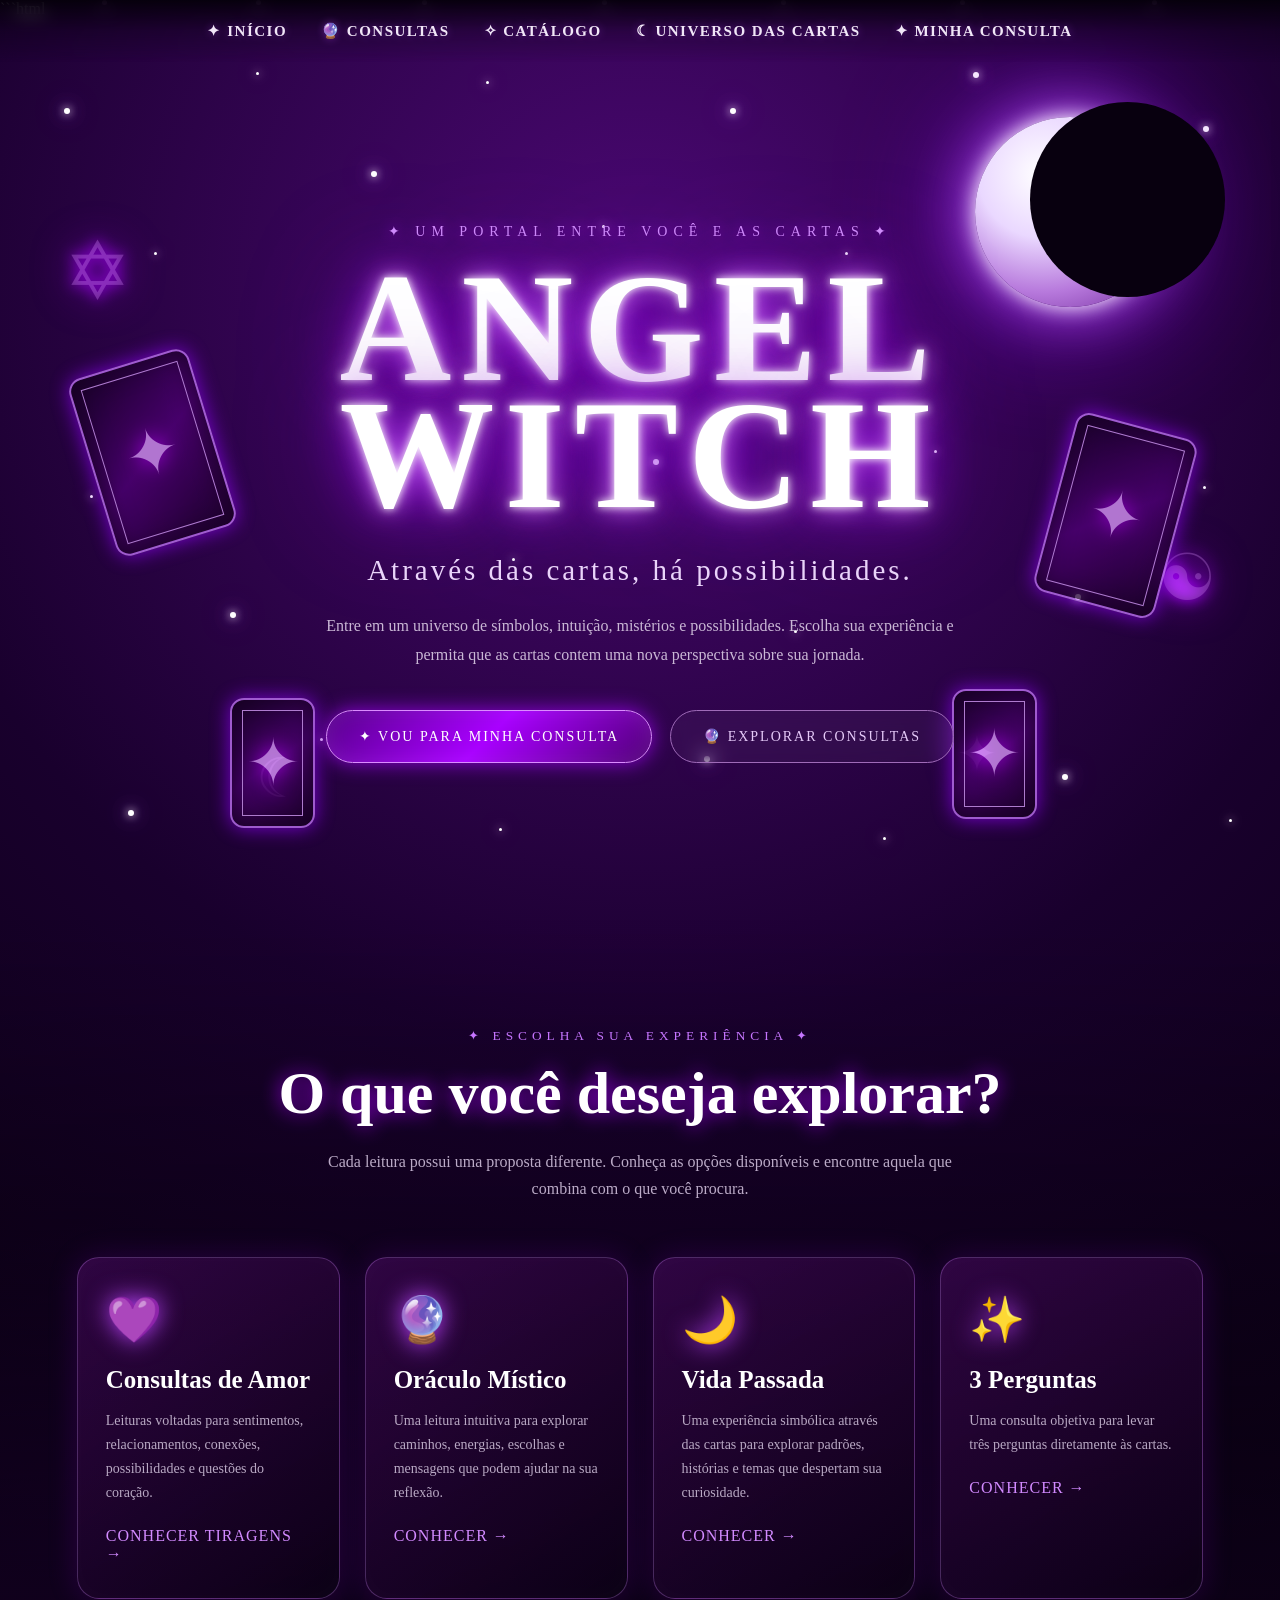
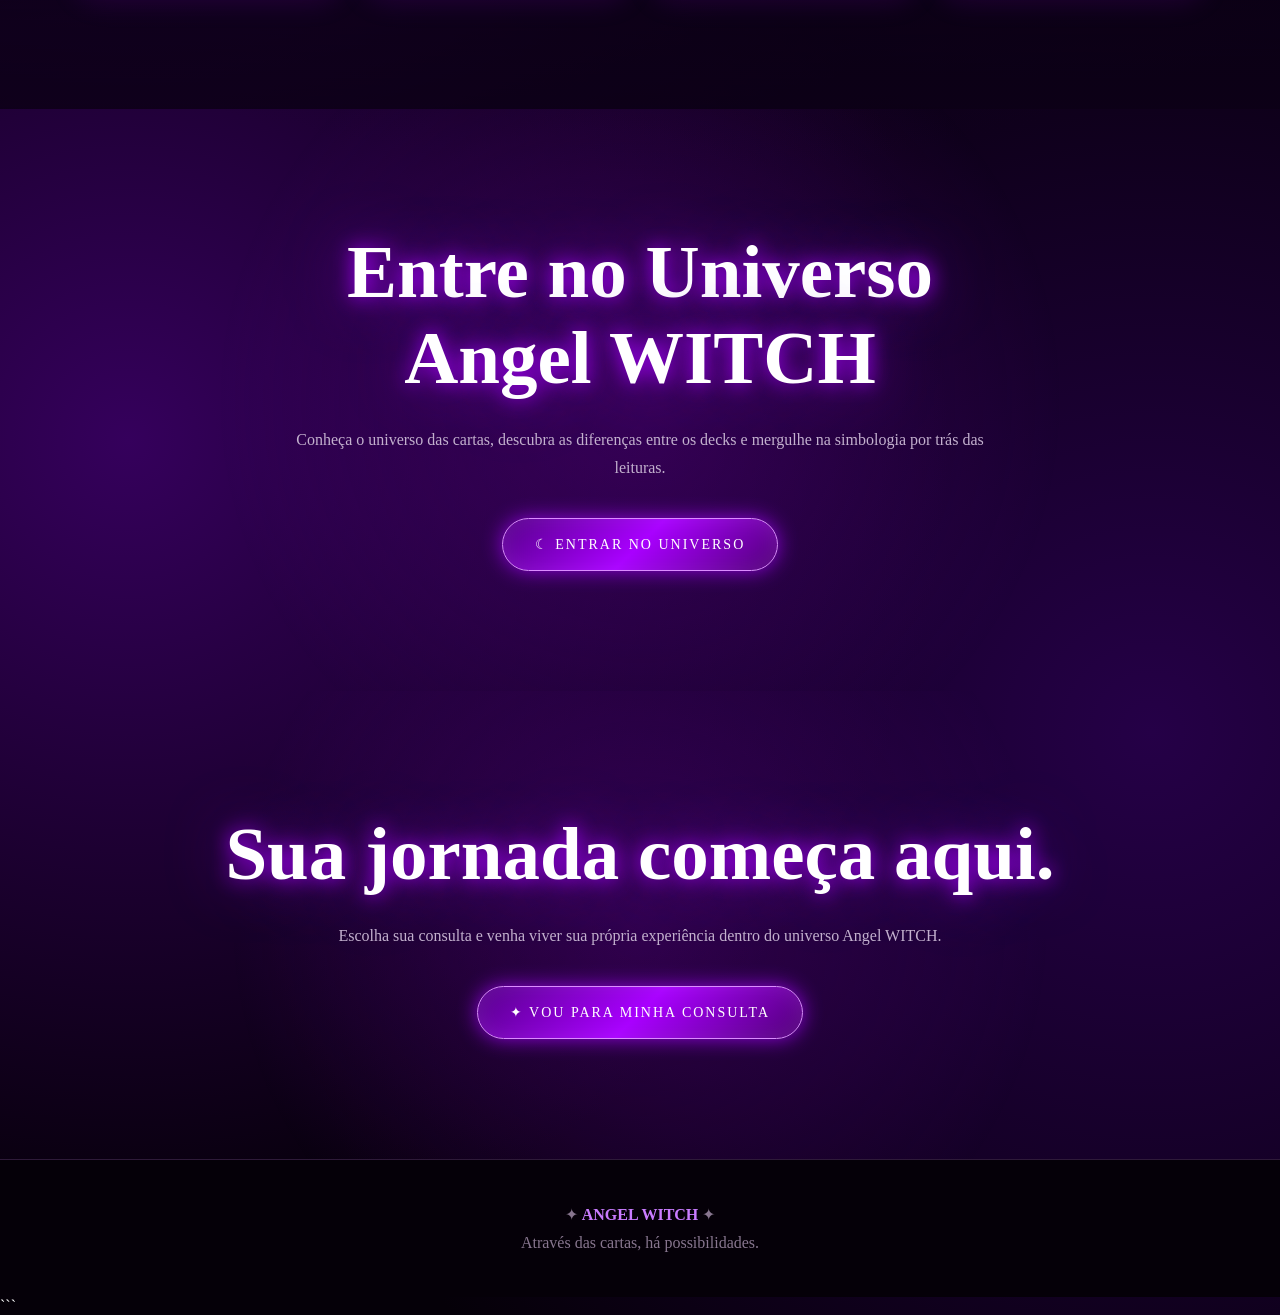
<file: index.html>
```html
<!DOCTYPE html>
<html lang="pt-BR">

<head>
    <title>Angel WITCH | Tarot, Consultas e Oráculos</title>

<meta name="description"
content="Angel WITCH — consultas de tarot, tiragens de amor, oráculos e leituras simbólicas. Explore as cartas e encontre novas possibilidades.">
    <meta charset="UTF-8">
    <meta name="viewport" content="width=device-width, initial-scale=1.0">

    <meta name="google-site-verification"
          content="sBb-V7R0NaAjuyn2236MjFo7cRqB32IejXcC_DadOzo">

    <meta name="description"
          content="Angel WITCH — através das cartas, há possibilidades. Tarô, oráculos e consultas místicas.">

    <meta name="theme-color" content="#090014">

    <title>ANGEL WITCH | Através das cartas, há possibilidades</title>

    <style>

        /* =====================================================
           RESET
        ===================================================== */

        * {
            margin: 0;
            padding: 0;
            box-sizing: border-box;
        }

        html {
            scroll-behavior: smooth;
        }

        body {
            min-height: 100vh;
            overflow-x: hidden;

            color: white;

            font-family:
                Georgia,
                "Times New Roman",
                serif;

            background:
                radial-gradient(
                    circle at 50% 10%,
                    #4c0875 0%,
                    #19002d 28%,
                    transparent 55%
                ),
                radial-gradient(
                    circle at 10% 70%,
                    #35005c,
                    transparent 35%
                ),
                radial-gradient(
                    circle at 90% 80%,
                    #250047,
                    transparent 35%
                ),
                #050008;
        }


        /* =====================================================
           UNIVERSO MÁGICO
        ===================================================== */

        .universe {
            position: fixed;
            inset: 0;

            z-index: 0;

            overflow: hidden;

            pointer-events: none;
        }


        /* =====================================================
           ESTRELAS
        ===================================================== */

        .stars {
            position: absolute;
            inset: 0;
        }

        .star {
            position: absolute;

            width: 3px;
            height: 3px;

            border-radius: 50%;

            background: white;

            box-shadow:
                0 0 8px white,
                0 0 18px #c66cff,
                0 0 30px #9700ff;

            animation:
                brilho 2.5s infinite ease-in-out;
        }

        .star.big {
            width: 6px;
            height: 6px;
        }

        @keyframes brilho {

            0%,
            100% {
                opacity: .25;
                transform: scale(.6);
            }

            50% {
                opacity: 1;
                transform: scale(1.8);
            }
        }


        /* =====================================================
           LUA
        ===================================================== */

        .moon {
            position: absolute;

            width: 190px;
            height: 190px;

            right: 9%;
            top: 13%;

            border-radius: 50%;

            background:
                radial-gradient(
                    circle at 35% 30%,
                    #ffffff,
                    #ead8ff 35%,
                    #b779dc 65%,
                    #692094
                );

            box-shadow:
                0 0 20px white,
                0 0 60px #c56cff,
                0 0 130px #9400ff;

            animation:
                lua 5s infinite ease-in-out;
        }

        .moon::after {
            content: "";

            position: absolute;

            width: 195px;
            height: 195px;

            left: 55px;
            top: -15px;

            border-radius: 50%;

            background: #08000f;
        }

        @keyframes lua {

            0%,
            100% {
                transform: scale(1);
                filter: brightness(1);
            }

            50% {
                transform: scale(1.06);
                filter: brightness(1.25);
            }
        }


        /* =====================================================
           ENERGIAS
        ===================================================== */

        .energy {
            position: absolute;

            width: 5px;
            height: 5px;

            border-radius: 50%;

            background: #df9aff;

            box-shadow:
                0 0 10px #df9aff,
                0 0 25px #9c00ff;

            animation:
                energia 12s linear infinite;
        }

        @keyframes energia {

            from {
                transform:
                    translateY(110vh)
                    translateX(0)
                    scale(.3);

                opacity: 0;
            }

            20% {
                opacity: 1;
            }

            80% {
                opacity: 1;
            }

            to {
                transform:
                    translateY(-20vh)
                    translateX(120px)
                    scale(1.5);

                opacity: 0;
            }
        }


        /* =====================================================
           SÍMBOLOS MÍSTICOS
        ===================================================== */

        .symbol {
            position: absolute;

            color:
                rgba(218, 147, 255, .3);

            font-size: 80px;

            text-shadow:
                0 0 15px #a900ff,
                0 0 40px #7a00b8;

            animation:
                flutuar 7s ease-in-out infinite;
        }

        .s1 {
            left: 5%;
            top: 25%;
        }

        .s2 {
            right: 5%;
            top: 60%;

            font-size: 65px;

            animation-delay: 2s;
        }

        .s3 {
            left: 20%;
            bottom: 10%;

            font-size: 55px;

            animation-delay: 4s;
        }

        .s4 {
            right: 22%;
            bottom: 13%;

            font-size: 50px;

            animation-delay: 1s;
        }

        @keyframes flutuar {

            0%,
            100% {
                transform: translateY(0);
            }

            50% {
                transform: translateY(-35px);
            }
        }


        /* =====================================================
           CARTAS FLUTUANTES
        ===================================================== */

        .card {
            position: absolute;

            width: 125px;
            height: 185px;

            border-radius: 14px;

            background:
                linear-gradient(
                    145deg,
                    #12001d,
                    #510078,
                    #170020
                );

            border:
                2px solid #c87aff;

            box-shadow:
                0 0 20px #9400ff,
                inset 0 0 25px #16001f;

            opacity: .75;

            animation:
                carta 7s ease-in-out infinite;
        }

        .card::before {
            content: "✦";

            position: absolute;

            inset: 10px;

            border:
                1px solid #dca4ff;

            display: flex;

            align-items: center;
            justify-content: center;

            font-size: 65px;

            color: #df9cff;

            text-shadow:
                0 0 20px #bd00ff;
        }

        .card.one {
            left: 7%;
            top: 40%;

            rotate: -17deg;
        }

        .card.two {
            right: 8%;
            top: 47%;

            rotate: 15deg;

            animation-delay: 2s;
        }

        .card.three {
            left: 18%;
            bottom: 8%;

            width: 85px;
            height: 130px;

            animation-delay: 3s;
        }

        .card.four {
            right: 19%;
            bottom: 9%;

            width: 85px;
            height: 130px;

            animation-delay: 5s;
        }

        @keyframes carta {

            0%,
            100% {
                transform:
                    translateY(0)
                    rotate(0deg);
            }

            50% {
                transform:
                    translateY(-30px)
                    rotate(5deg);
            }
        }


        /* =====================================================
           MENU
        ===================================================== */

        header {
            position: fixed;

            top: 0;
            left: 0;
            right: 0;

            z-index: 1000;

            padding: 22px 5%;

            background:
                linear-gradient(
                    to bottom,
                    rgba(5,0,10,.95),
                    rgba(5,0,10,.3),
                    transparent
                );

            backdrop-filter: blur(8px);
        }

        nav {
            max-width: 1300px;

            margin: auto;

            display: flex;

            justify-content: center;
            align-items: center;

            gap: 34px;

            flex-wrap: wrap;
        }

        nav a {
            color: #f1e7f7;

            text-decoration: none;

            font-size: 15px;

            font-weight: bold;

            letter-spacing: 1.5px;

            transition: .3s;

            text-shadow:
                0 0 8px rgba(190,80,255,.4);
        }

        nav a:hover {
            color: #d78aff;

            text-shadow:
                0 0 10px #d78aff,
                0 0 25px #9d00ff;

            transform: translateY(-2px);
        }


        /* =====================================================
           HERO
        ===================================================== */

        .hero {
            min-height: 100vh;

            position: relative;

            z-index: 2;

            display: flex;

            justify-content: center;
            align-items: center;

            text-align: center;

            padding:
                130px 20px 80px;
        }

        .hero-content {
            max-width: 900px;
        }

        .eyebrow {
            color: #d697ff;

            font-size: 14px;

            letter-spacing: 6px;

            text-transform: uppercase;

            margin-bottom: 25px;

            text-shadow:
                0 0 15px #a900ff;
        }

        .hero h1 {
            font-size:
                clamp(65px, 13vw, 155px);

            line-height: .82;

            letter-spacing: 10px;

            color: white;

            text-shadow:
                0 0 8px white,
                0 0 25px #e08cff,
                0 0 55px #a000ff,
                0 0 110px #7200ad;

            animation:
                titulo 4s infinite ease-in-out;
        }

        @keyframes titulo {

            0%,
            100% {
                filter: brightness(1);
            }

            50% {
                filter: brightness(1.35);
            }
        }

        .hero h2 {
            margin-top: 35px;

            color: #ead4fa;

            font-size:
                clamp(19px, 3vw, 29px);

            font-weight: normal;

            letter-spacing: 3px;
        }

        .hero p {
            max-width: 650px;

            margin:
                25px auto 40px;

            color: #c9b7d5;

            line-height: 1.8;

            font-size: 16px;
        }


        /* =====================================================
           BOTÕES
        ===================================================== */

        .buttons {
            display: flex;

            justify-content: center;

            gap: 18px;

            flex-wrap: wrap;
        }

        .btn {
            display: inline-block;

            padding:
                17px 32px;

            border-radius: 50px;

            text-decoration: none;

            letter-spacing: 2px;

            font-size: 14px;

            transition: .35s;
        }

        .primary {
            color: white;

            background:
                linear-gradient(
                    135deg,
                    #57008b,
                    #a900ff,
                    #510078
                );

            border:
                1px solid #db8cff;

            box-shadow:
                0 0 20px #8d00d9,
                inset 0 0 20px rgba(255,255,255,.08);
        }

        .primary:hover {
            transform:
                translateY(-5px)
                scale(1.04);

            box-shadow:
                0 0 30px #b900ff,
                0 0 70px #7900b5;
        }

        .secondary {
            color: #e5c9f8;

            border:
                1px solid #9f6bb8;

            background:
                rgba(255,255,255,.04);

            backdrop-filter: blur(10px);
        }

        .secondary:hover {
            transform:
                translateY(-5px);

            border-color:
                #d78aff;

            background:
                rgba(150,0,255,.15);
        }


        /* =====================================================
           CONSULTAS
        ===================================================== */

        .section {
            position: relative;

            z-index: 5;

            padding:
                110px 6%;

            background:
                linear-gradient(
                    to bottom,
                    transparent,
                    rgba(12,0,22,.85)
                );
        }

        .title {
            text-align: center;

            margin-bottom: 55px;
        }

        .title small {
            color: #c675ff;

            letter-spacing: 5px;

            text-transform: uppercase;
        }

        .title h2 {
            margin-top: 15px;

            font-size:
                clamp(35px, 6vw, 60px);

            text-shadow:
                0 0 20px #9500df;
        }

        .title p {
            max-width: 650px;

            margin: 20px auto;

            color: #bbaac7;

            line-height: 1.7;
        }

        .services {
            max-width: 1200px;

            margin: auto;

            display: grid;

            grid-template-columns:
                repeat(
                    auto-fit,
                    minmax(240px, 1fr)
                );

            gap: 25px;
        }

        .service {
            padding:
                35px 28px;

            min-height: 285px;

            border-radius: 22px;

            background:
                linear-gradient(
                    145deg,
                    rgba(70,8,93,.6),
                    rgba(12,0,22,.9)
                );

            border:
                1px solid
                rgba(210,135,255,.3);

            box-shadow:
                0 0 30px
                rgba(140,0,210,.2),

                inset 0 0 25px
                rgba(255,255,255,.02);

            transition: .4s;
        }

        .service:hover {
            transform:
                translateY(-12px);

            border-color:
                #d18aff;

            box-shadow:
                0 0 40px
                rgba(170,0,255,.45);
        }

        .icon {
            font-size: 45px;

            margin-bottom: 20px;

            filter:
                drop-shadow(
                    0 0 12px #bd43ff
                );
        }

        .service h3 {
            font-size: 25px;

            margin-bottom: 15px;
        }

        .service p {
            color: #b9a9c4;

            line-height: 1.7;

            font-size: 14px;
        }

        .service a {
            display: inline-block;

            margin-top: 22px;

            color: #d28aff;

            text-decoration: none;

            letter-spacing: 1px;

            transition: .3s;
        }

        .service a:hover {
            color: white;

            text-shadow:
                0 0 15px #b900ff;
        }


        /* =====================================================
           UNIVERSO
        ===================================================== */

        .universe-section {
            position: relative;

            z-index: 5;

            padding:
                120px 20px;

            text-align: center;

            background:
                radial-gradient(
                    circle at center,
                    rgba(100,0,150,.35),
                    transparent 60%
                );
        }

        .universe-section h2 {
            font-size:
                clamp(40px, 7vw, 75px);

            text-shadow:
                0 0 20px #a800ff,
                0 0 60px #65009c;
        }

        .universe-section p {
            max-width: 700px;

            margin:
                25px auto 35px;

            color: #c3b0ce;

            line-height: 1.8;
        }


        /* =====================================================
           RODAPÉ
        ===================================================== */

        footer {
            position: relative;

            z-index: 10;

            text-align: center;

            padding: 45px 20px;

            border-top:
                1px solid
                rgba(210,130,255,.2);

            background: #050008;

            color: #88768f;
        }

        footer strong {
            color: #ca7cff;
        }


        /* =====================================================
           CELULAR
        ===================================================== */

        @media (max-width: 800px) {

            header {
                padding:
                    18px 12px;
            }

            nav {
                gap: 14px;
            }

            nav a {
                font-size: 11px;

                letter-spacing: .7px;
            }

            .moon {
                width: 100px;
                height: 100px;

                right: 5%;
                top: 15%;
            }

            .moon::after {
                width: 105px;
                height: 105px;

                left: 30px;
            }

            .card {
                opacity: .25;

                transform:
                    scale(.7);
            }

            .card.one {
                left: -35px;
            }

            .card.two {
                right: -35px;
            }

            .symbol {
                opacity: .25;
            }

            .hero h1 {
                letter-spacing: 5px;
            }

            .hero p {
                font-size: 14px;
            }

            .btn {
                width: 100%;
                max-width: 320px;
            }
        }

    </style>
</head>


<body>


    <!-- =====================================================
         UNIVERSO MÁGICO
    ===================================================== -->

    <div class="universe">

        <div class="stars">

            <span class="star big" style="left:5%;top:12%;"></span>
            <span class="star" style="left:12%;top:28%;"></span>
            <span class="star" style="left:20%;top:8%;"></span>
            <span class="star big" style="left:29%;top:19%;"></span>
            <span class="star" style="left:38%;top:9%;"></span>
            <span class="star" style="left:47%;top:25%;"></span>
            <span class="star big" style="left:57%;top:12%;"></span>
            <span class="star" style="left:66%;top:28%;"></span>
            <span class="star big" style="left:76%;top:8%;"></span>
            <span class="star" style="left:87%;top:23%;"></span>
            <span class="star big" style="left:94%;top:14%;"></span>

            <span class="star" style="left:7%;top:55%;"></span>
            <span class="star big" style="left:18%;top:68%;"></span>
            <span class="star" style="left:29%;top:48%;"></span>
            <span class="star" style="left:40%;top:62%;"></span>
            <span class="star big" style="left:51%;top:51%;"></span>
            <span class="star" style="left:62%;top:70%;"></span>
            <span class="star" style="left:73%;top:50%;"></span>
            <span class="star big" style="left:84%;top:66%;"></span>
            <span class="star" style="left:94%;top:54%;"></span>

            <span class="star big" style="left:10%;top:90%;"></span>
            <span class="star" style="left:25%;top:82%;"></span>
            <span class="star" style="left:39%;top:92%;"></span>
            <span class="star big" style="left:55%;top:84%;"></span>
            <span class="star" style="left:69%;top:93%;"></span>
            <span class="star big" style="left:83%;top:86%;"></span>
            <span class="star" style="left:96%;top:91%;"></span>

        </div>


        <!-- ENERGIAS -->

        <span class="energy"
              style="left:8%;animation-duration:12s;"></span>

        <span class="energy"
              style="left:20%;animation-duration:16s;animation-delay:2s;"></span>

        <span class="energy"
              style="left:33%;animation-duration:13s;animation-delay:5s;"></span>

        <span class="energy"
              style="left:47%;animation-duration:18s;animation-delay:1s;"></span>

        <span class="energy"
              style="left:61%;animation-duration:14s;animation-delay:4s;"></span>

        <span class="energy"
              style="left:75%;animation-duration:17s;animation-delay:3s;"></span>

        <span class="energy"
              style="left:90%;animation-duration:12s;animation-delay:6s;"></span>


        <!-- SÍMBOLOS -->

        <div class="symbol s1">✡</div>

        <div class="symbol s2">☯</div>

        <div class="symbol s3">☾</div>

        <div class="symbol s4">✦</div>


        <!-- LUA -->

        <div class="moon"></div>


        <!-- CARTAS -->

        <div class="card one"></div>
        <div class="card two"></div>
        <div class="card three"></div>
        <div class="card four"></div>

    </div>


    <!-- =====================================================
         MENU
    ===================================================== -->

    <header>

        <nav>

            <a href="index.html">
                ✦ INÍCIO
            </a>

            <a href="#consultas">
                🔮 CONSULTAS
            </a>

            <a href="catalogo.html">
                ✧ CATÁLOGO
            </a>

            <a href="universo.html">
                ☾ UNIVERSO DAS CARTAS
            </a>

            <!-- CORRIGIDO: consulta.html -->

            <a href="consulta.html">
                ✦ MINHA CONSULTA
            </a>

        </nav>

    </header>


    <!-- =====================================================
         CONTEÚDO PRINCIPAL
    ===================================================== -->

    <main>


        <!-- =================================================
             HERO
        ================================================= -->

        <section class="hero">

            <div class="hero-content">

                <div class="eyebrow">
                    ✦ UM PORTAL ENTRE VOCÊ E AS CARTAS ✦
                </div>

                <h1>
                    ANGEL<br>WITCH
                </h1>

                <h2>
                    Através das cartas, há possibilidades.
                </h2>

                <p>
                    Entre em um universo de símbolos, intuição,
                    mistérios e possibilidades. Escolha sua
                    experiência e permita que as cartas contem
                    uma nova perspectiva sobre sua jornada.
                </p>


                <div class="buttons">

                    <!-- CORRIGIDO -->

                    <a
                        href="consulta.html"
                        class="btn primary"
                    >
                        ✦ VOU PARA MINHA CONSULTA
                    </a>


                    <a
                        href="#consultas"
                        class="btn secondary"
                    >
                        🔮 EXPLORAR CONSULTAS
                    </a>

                </div>

            </div>

        </section>


        <!-- =================================================
             CONSULTAS
        ================================================== -->

        <section
            class="section"
            id="consultas"
        >

            <div class="title">

                <small>
                    ✦ ESCOLHA SUA EXPERIÊNCIA ✦
                </small>

                <h2>
                    O que você deseja explorar?
                </h2>

                <p>
                    Cada leitura possui uma proposta diferente.
                    Conheça as opções disponíveis e encontre
                    aquela que combina com o que você procura.
                </p>

            </div>


            <div class="services">


                <!-- AMOR -->

                <article class="service">

                    <div class="icon">
                        💜
                    </div>

                    <h3>
                        Consultas de Amor
                    </h3>

                    <p>
                        Leituras voltadas para sentimentos,
                        relacionamentos, conexões, possibilidades
                        e questões do coração.
                    </p>

                    <a href="catalogo.html">
                        CONHECER TIRAGENS →
                    </a>

                </article>


                <!-- ORÁCULO -->

                <article class="service">

                    <div class="icon">
                        🔮
                    </div>

                    <h3>
                        Oráculo Místico
                    </h3>

                    <p>
                        Uma leitura intuitiva para explorar
                        caminhos, energias, escolhas e mensagens
                        que podem ajudar na sua reflexão.
                    </p>

                    <a href="catalogo.html">
                        CONHECER →
                    </a>

                </article>


                <!-- VIDA PASSADA -->

                <article class="service">

                    <div class="icon">
                        🌙
                    </div>

                    <h3>
                        Vida Passada
                    </h3>

                    <p>
                        Uma experiência simbólica através das
                        cartas para explorar padrões, histórias
                        e temas que despertam sua curiosidade.
                    </p>

                    <a href="catalogo.html">
                        CONHECER →
                    </a>

                </article>


                <!-- 3 PERGUNTAS -->

                <article class="service">

                    <div class="icon">
                        ✨
                    </div>

                    <h3>
                        3 Perguntas
                    </h3>

                    <p>
                        Uma consulta objetiva para levar três
                        perguntas diretamente às cartas.
                    </p>

                    <a href="catalogo.html">
                        CONHECER →
                    </a>

                </article>

            </div>

        </section>


        <!-- =================================================
             UNIVERSO
        ================================================== -->

        <section class="universe-section">

            <h2>
                Entre no Universo
                <br>
                Angel WITCH
            </h2>

            <p>
                Conheça o universo das cartas, descubra as
                diferenças entre os decks e mergulhe na simbologia
                por trás das leituras.
            </p>

            <a
                href="universo.html"
                class="btn primary"
            >
                ☾ ENTRAR NO UNIVERSO
            </a>

        </section>


        <!-- =================================================
             FINAL
        ================================================== -->

        <section class="universe-section">

            <h2>
                Sua jornada começa aqui.
            </h2>

            <p>
                Escolha sua consulta e venha viver sua própria
                experiência dentro do universo Angel WITCH.
            </p>

            <!-- CORRIGIDO -->

            <a
                href="consulta.html"
                class="btn primary"
            >
                ✦ VOU PARA MINHA CONSULTA
            </a>

        </section>

    </main>


    <!-- =====================================================
         RODAPÉ
    ===================================================== -->

    <footer>

        <p>
            ✦ <strong>ANGEL WITCH</strong> ✦
        </p>

        <p style="margin-top:10px;">
            Através das cartas, há possibilidades.
        </p>

    </footer>


</body>

</html>
```
</file>
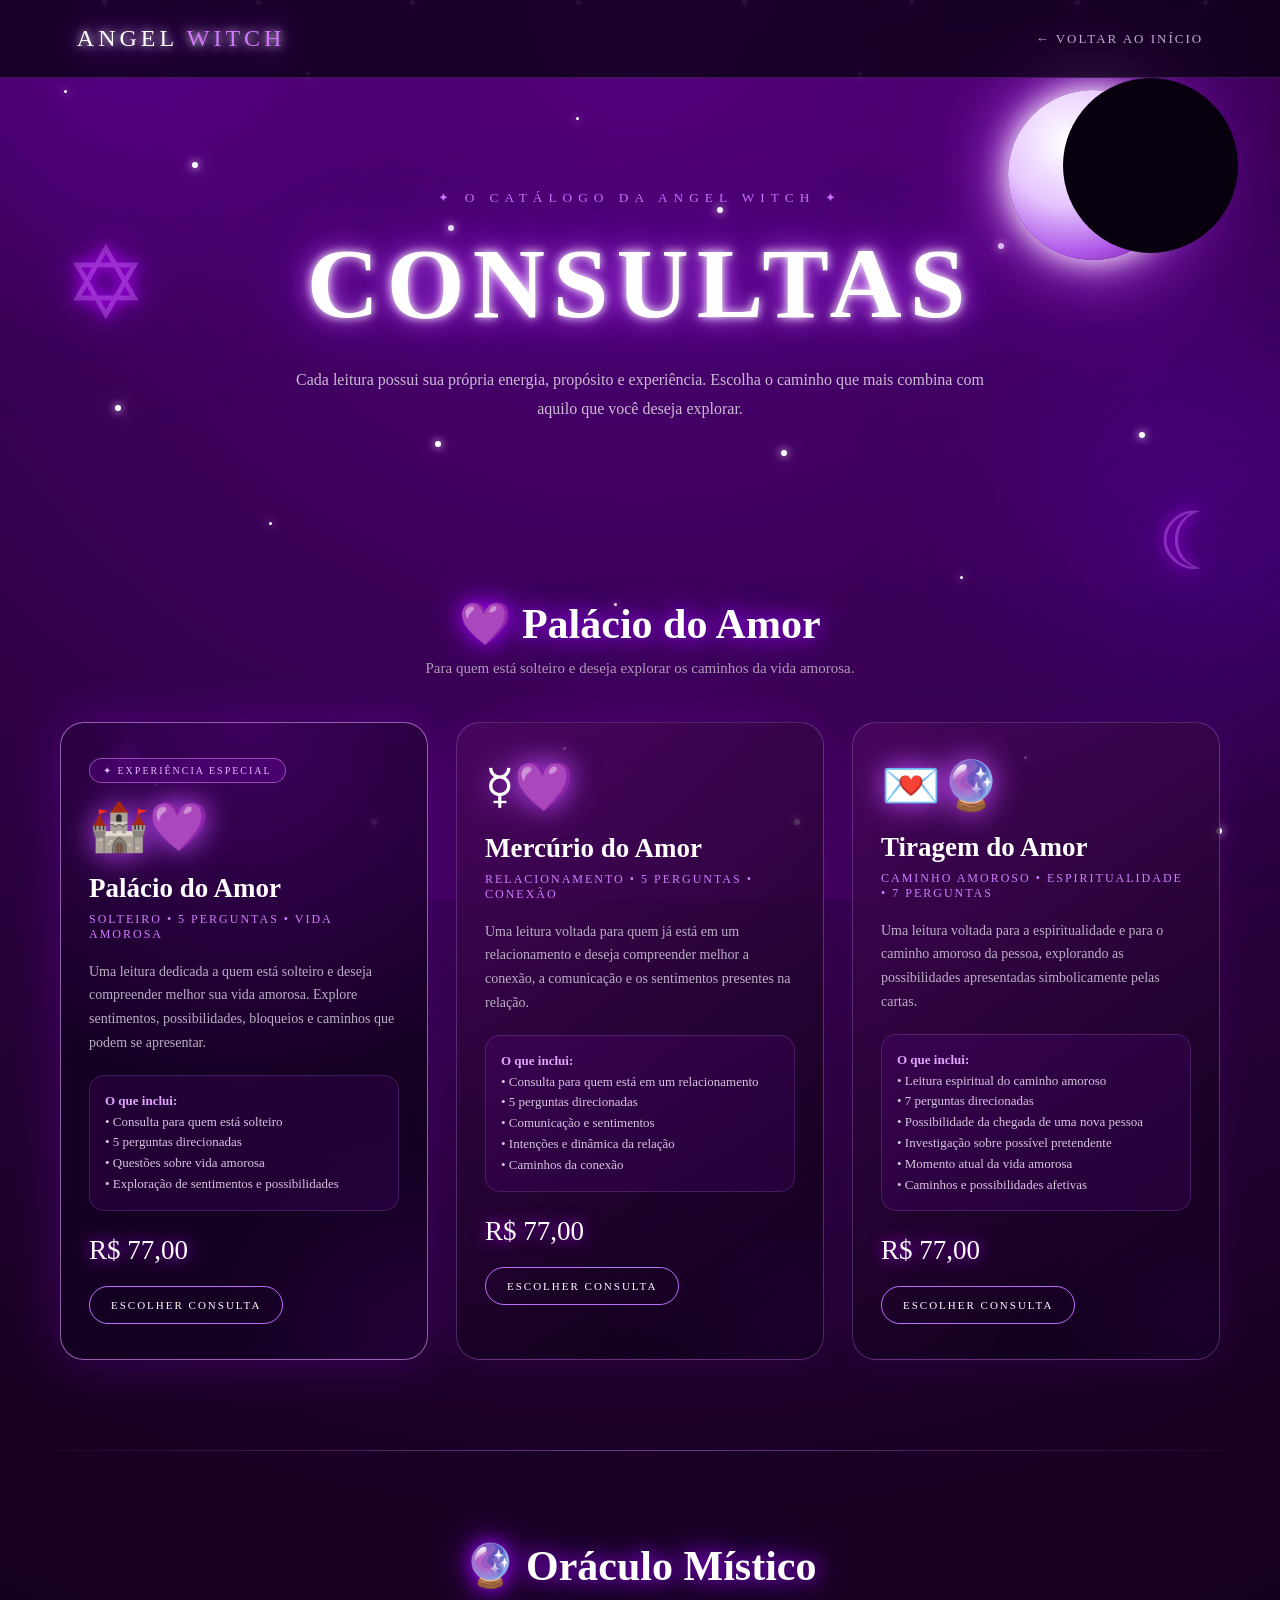
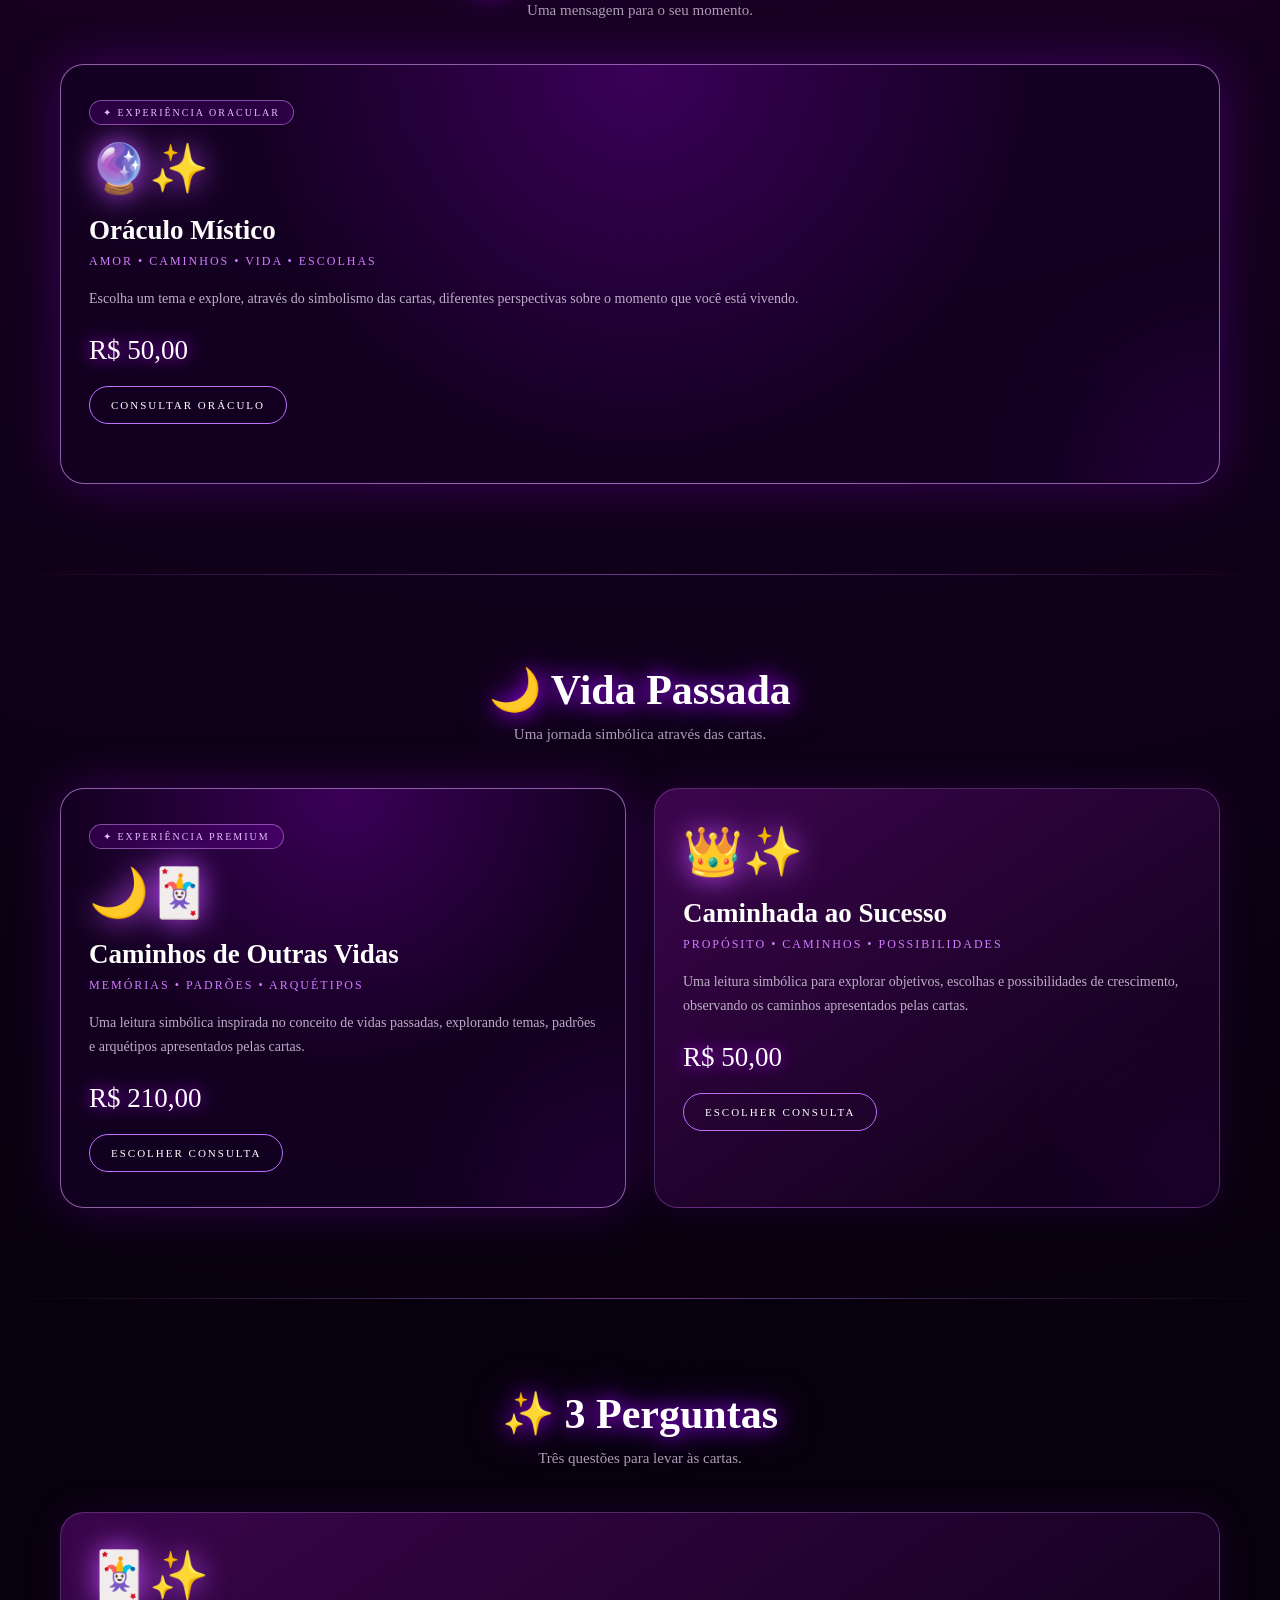
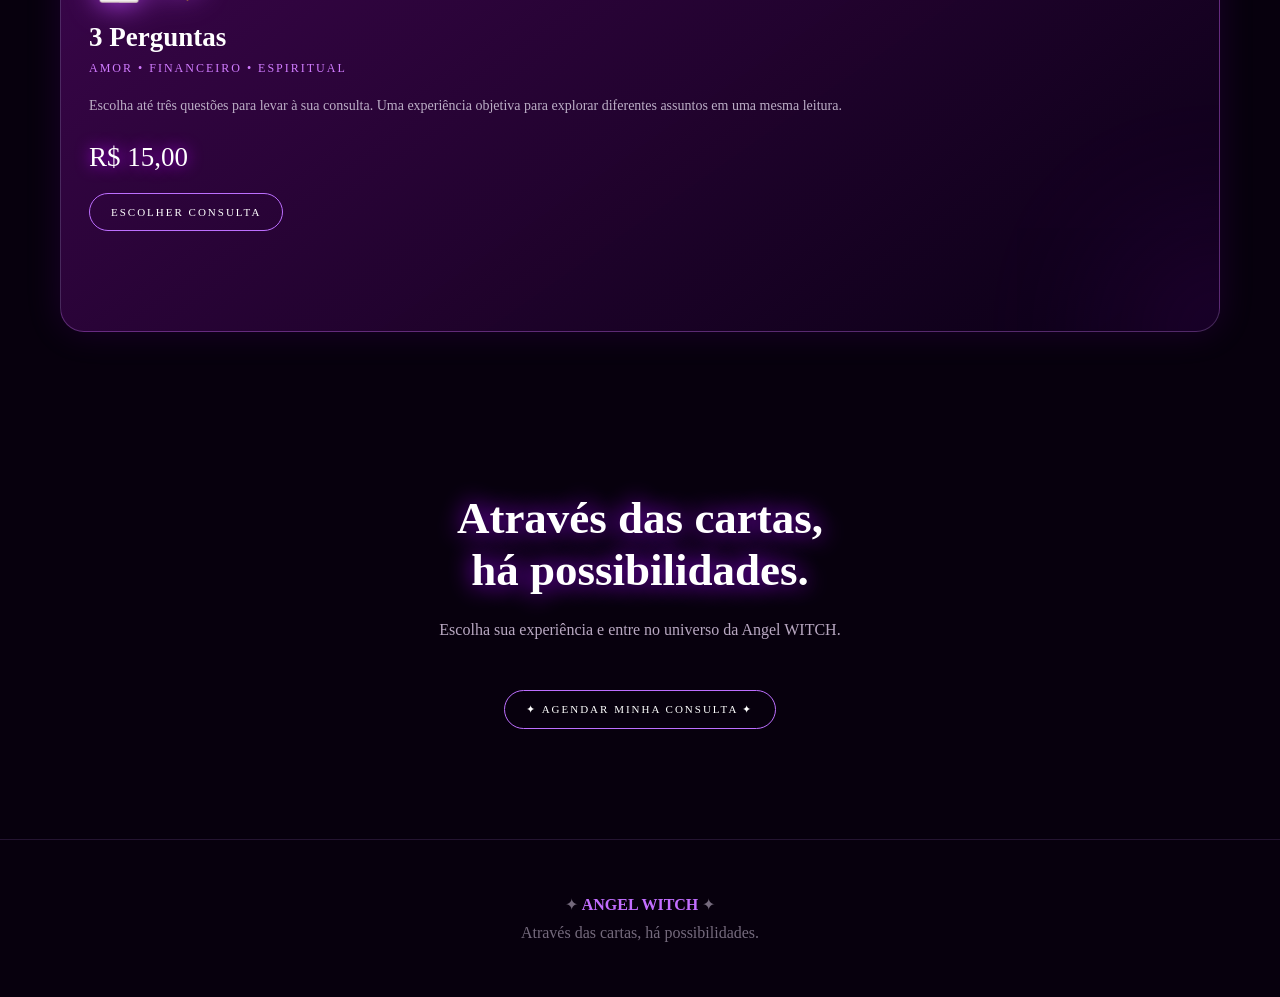
<file: catalogo.html>
<!DOCTYPE html>
<html lang="pt-BR">

<head>
    <meta charset="UTF-8">
    <meta name="viewport" content="width=device-width, initial-scale=1.0">

    <title>Catálogo Místico | Angel WITCH</title>

    <meta
        name="description"
        content="Conheça o catálogo de consultas da Angel WITCH."
    >

    <style>

        * {
            margin: 0;
            padding: 0;
            box-sizing: border-box;
        }

        html {
            scroll-behavior: smooth;
        }

        body {
            min-height: 100vh;
            overflow-x: hidden;
            color: #ffffff;

            font-family:
                Georgia,
                "Times New Roman",
                serif;

            background:
                radial-gradient(
                    circle at 50% 0%,
                    #560080 0%,
                    #190024 35%,
                    #07000d 70%
                );
        }

        .universe {
            position: fixed;
            inset: 0;
            overflow: hidden;
            pointer-events: none;
            z-index: 0;
        }

        .nebula {
            position: absolute;
            width: 400px;
            height: 400px;
            border-radius: 50%;
            filter: blur(100px);
            opacity: .22;

            animation:
                nebulaMove 16s ease-in-out infinite alternate;
        }

        .nebula.one {
            top: -150px;
            left: -100px;
            background: #a000ff;
        }

        .nebula.two {
            right: -150px;
            top: 35%;
            background: #7200ff;
            animation-delay: 4s;
        }

        .nebula.three {
            left: 35%;
            bottom: -250px;
            background: #c000ff;
            animation-delay: 8s;
        }

        @keyframes nebulaMove {

            0% {
                transform: translate(0, 0) scale(1);
            }

            100% {
                transform: translate(70px, -50px) scale(1.25);
            }
        }

        .star {
            position: absolute;
            width: 3px;
            height: 3px;
            border-radius: 50%;
            background: white;

            box-shadow:
                0 0 8px white,
                0 0 20px #d36cff;

            animation:
                twinkle 2.5s ease-in-out infinite;
        }

        .star.big {
            width: 6px;
            height: 6px;
        }

        @keyframes twinkle {

            0%,
            100% {
                opacity: .15;
                transform: scale(.5);
            }

            50% {
                opacity: 1;
                transform: scale(1.7);
            }
        }

        .energy {
            position: absolute;
            width: 5px;
            height: 5px;
            border-radius: 50%;
            background: #d982ff;

            box-shadow:
                0 0 10px #d982ff,
                0 0 30px #9800ff;

            animation:
                energyFloat 13s linear infinite;
        }

        @keyframes energyFloat {

            from {
                transform:
                    translateY(110vh)
                    translateX(0)
                    scale(.3);

                opacity: 0;
            }

            20% {
                opacity: 1;
            }

            80% {
                opacity: 1;
            }

            to {
                transform:
                    translateY(-15vh)
                    translateX(130px)
                    scale(1.5);

                opacity: 0;
            }
        }

        .moon {
            position: absolute;
            width: 170px;
            height: 170px;
            top: 90px;
            right: 8%;
            border-radius: 50%;

            background:
                radial-gradient(
                    circle at 35% 30%,
                    #ffffff,
                    #e6c6ff 40%,
                    #ad55e8 70%,
                    #5b087c 100%
                );

            box-shadow:
                0 0 30px white,
                0 0 70px #d875ff,
                0 0 140px #8d00d4;

            animation:
                moonPulse 5s ease-in-out infinite;
        }

        .moon::after {
            content: "";
            position: absolute;
            width: 175px;
            height: 175px;
            top: -12px;
            left: 55px;
            border-radius: 50%;
            background: #09000f;
        }

        @keyframes moonPulse {

            50% {
                transform: scale(1.08);

                box-shadow:
                    0 0 45px white,
                    0 0 100px #d875ff,
                    0 0 180px #9000dd;
            }
        }

        .magic-symbol {
            position: absolute;

            color: rgba(215, 130, 255, .35);

            text-shadow:
                0 0 15px #b100ff,
                0 0 40px #7500b8;

            animation:
                symbolRotate 20s linear infinite,
                symbolFloat 7s ease-in-out infinite;
        }

        .symbol-one {
            left: 5%;
            top: 25%;
            font-size: 100px;
        }

        .symbol-two {
            right: 4%;
            top: 55%;
            font-size: 80px;
            animation-delay: 4s;
        }

        .symbol-three {
            left: 8%;
            bottom: 12%;
            font-size: 60px;
            animation-delay: 7s;
        }

        @keyframes symbolRotate {
            to {
                transform: rotate(360deg);
            }
        }

        @keyframes symbolFloat {

            50% {
                margin-top: -30px;
            }
        }

        header {
            position: relative;
            z-index: 10;
            padding: 25px 6%;

            background:
                rgba(5, 0, 12, .72);

            backdrop-filter: blur(15px);

            border-bottom:
                1px solid rgba(210, 120, 255, .2);
        }

        nav {
            max-width: 1250px;
            margin: auto;

            display: flex;
            justify-content: space-between;
            align-items: center;
        }

        .logo {
            color: white;
            text-decoration: none;
            font-size: 24px;
            letter-spacing: 4px;

            text-shadow:
                0 0 10px white,
                0 0 25px #b84dff,
                0 0 50px #8000ff;
        }

        .logo span {
            color: #d277ff;
        }

        .back {
            color: #c8a4d8;
            text-decoration: none;
            font-size: 13px;
            letter-spacing: 2px;
            transition: .3s;
        }

        .back:hover {
            color: white;

            text-shadow:
                0 0 15px #c000ff;
        }

        .hero {
            position: relative;
            z-index: 5;

            text-align: center;

            padding:
                110px 20px 80px;
        }

        .hero small {
            color: #d27cff;
            letter-spacing: 6px;
            text-transform: uppercase;
        }

        .hero h1 {
            margin-top: 20px;

            font-size:
                clamp(50px, 9vw, 100px);

            letter-spacing: 8px;

            text-shadow:
                0 0 10px white,
                0 0 25px #d16cff,
                0 0 60px #9700ff,
                0 0 120px #6500a0;
        }

        .hero p {
            max-width: 700px;
            margin: 25px auto;

            color: #cbbbd4;

            line-height: 1.8;
            font-size: 16px;
        }

        .category {
            position: relative;
            z-index: 5;

            max-width: 1200px;
            margin: auto;

            padding:
                70px 20px;
        }

        .category-title {
            text-align: center;
            margin-bottom: 45px;
        }

        .category-title h2 {
            font-size: 42px;
            margin-bottom: 12px;

            text-shadow:
                0 0 20px #a000ff,
                0 0 40px #6500a0;
        }

        .category-title p {
            color: #ad9bb8;
            font-size: 15px;
        }

        .catalog {
            display: grid;

            grid-template-columns:
                repeat(
                    auto-fit,
                    minmax(280px, 1fr)
                );

            gap: 28px;
        }

        .consultation {
            position: relative;

            min-height: 420px;

            padding:
                35px 28px;

            overflow: hidden;

            border-radius: 24px;

            border:
                1px solid
                rgba(208, 133, 255, .3);

            background:
                linear-gradient(
                    145deg,
                    rgba(76, 7, 96, .75),
                    rgba(10, 0, 20, .94)
                );

            box-shadow:
                0 0 35px
                rgba(140, 0, 200, .15);

            transition:
                transform .4s,
                box-shadow .4s,
                border-color .4s;
        }

        .consultation::before {
            content: "";

            position: absolute;

            width: 200px;
            height: 200px;

            right: -100px;
            bottom: -100px;

            border-radius: 50%;

            background: #b000ff;

            filter: blur(80px);

            opacity: .15;
        }

        .consultation:hover {
            transform:
                translateY(-12px)
                scale(1.015);

            border-color:
                #d993ff;

            box-shadow:
                0 0 40px
                rgba(185, 0, 255, .4),

                0 20px 70px
                rgba(0, 0, 0, .6);
        }

        .premium {
            display: inline-block;

            padding:
                6px 13px;

            margin-bottom: 16px;

            border-radius: 20px;

            color: #e5bdff;

            background:
                rgba(176, 0, 255, .15);

            border:
                1px solid
                rgba(220, 150, 255, .5);

            font-size: 10px;
            letter-spacing: 2px;
        }

        .icon {
            font-size: 48px;
            margin-bottom: 18px;

            filter:
                drop-shadow(
                    0 0 15px
                    #c44dff
                );
        }

        .consultation h3 {
            font-size: 27px;
            margin-bottom: 8px;
        }

        .subtitle {
            color: #d17cff;
            font-size: 12px;
            letter-spacing: 2px;
            margin-bottom: 18px;
        }

        .consultation p {
            color: #bcaec6;
            line-height: 1.7;
            font-size: 14px;
        }

        .details {
            margin-top: 20px;

            padding: 15px;

            border-radius: 15px;

            background:
                rgba(150, 0, 220, .10);

            border:
                1px solid
                rgba(210, 130, 255, .20);

            color: #d7c5df;

            line-height: 1.6;

            font-size: 13px;
        }

        .details strong {
            color: #e3a5ff;
        }

        .price {
            margin-top: 24px;

            font-size: 27px;

            color: white;

            text-shadow:
                0 0 15px #b800ff;
        }

        .choose {
            display: inline-block;

            margin-top: 20px;

            padding:
                12px 21px;

            border-radius: 30px;

            border:
                1px solid
                #bd6fff;

            color: white;

            text-decoration: none;

            font-size: 11px;

            letter-spacing: 2px;

            transition: .3s;
        }

        .choose:hover {
            background:
                #8b00c7;

            box-shadow:
                0 0 25px
                #b000ff;
        }

        .featured {
            border-color:
                rgba(226, 159, 255, .6);

            background:

                radial-gradient(
                    circle at 50% 0%,
                    rgba(177, 0, 255, .25),
                    transparent 55%
                ),

                rgba(20, 0, 35, .9);

            box-shadow:
                0 0 50px
                rgba(164, 0, 255, .25);
        }

        .separator {
            width: 100%;
            height: 1px;

            margin: 20px auto;

            background:
                linear-gradient(
                    90deg,
                    transparent,
                    rgba(201, 110, 255, .5),
                    transparent
                );
        }

        .final {
            position: relative;
            z-index: 5;

            text-align: center;

            padding:
                90px 20px 110px;
        }

        .final h2 {
            font-size: 45px;
            margin-bottom: 20px;

            text-shadow:
                0 0 25px #a000ff;
        }

        .final p {
            color: #b9a8c2;

            max-width: 600px;

            margin:
                0 auto 25px;

            line-height: 1.8;
        }

        footer {
            position: relative;
            z-index: 5;

            text-align: center;

            padding: 55px 20px;

            border-top:
                1px solid
                rgba(205, 132, 255, .15);

            color: #756a7d;
        }

        footer strong {
            color: #c36eff;
        }

        @media(max-width: 700px) {

            .moon {
                width: 100px;
                height: 100px;

                right: -15px;
                top: 90px;

                opacity: .45;
            }

            .moon::after {
                width: 105px;
                height: 105px;
                left: 32px;
            }

            .hero {
                padding-top: 90px;
            }

            .hero h1 {
                font-size: 48px;
                letter-spacing: 4px;
            }

            .category-title h2 {
                font-size: 32px;
            }

            .magic-symbol {
                opacity: .15;
            }

            .back {
                font-size: 10px;
            }
        }

    </style>

</head>

<body>

<div class="universe">

    <div class="nebula one"></div>
    <div class="nebula two"></div>
    <div class="nebula three"></div>

    <span class="star" style="left:5%;top:10%;"></span>
    <span class="star big" style="left:15%;top:18%;animation-delay:.8s"></span>
    <span class="star" style="left:24%;top:8%;animation-delay:1.2s"></span>
    <span class="star big" style="left:35%;top:25%;animation-delay:.4s"></span>
    <span class="star" style="left:45%;top:13%;animation-delay:1.7s"></span>
    <span class="star big" style="left:56%;top:23%;animation-delay:.9s"></span>
    <span class="star" style="left:67%;top:8%;animation-delay:1.5s"></span>
    <span class="star big" style="left:78%;top:27%;animation-delay:.3s"></span>
    <span class="star" style="left:90%;top:15%;animation-delay:1.1s"></span>

    <span class="star big" style="left:9%;top:45%;animation-delay:1.8s"></span>
    <span class="star" style="left:21%;top:58%;animation-delay:.6s"></span>
    <span class="star big" style="left:34%;top:49%;animation-delay:1.3s"></span>
    <span class="star" style="left:48%;top:67%;animation-delay:.7s"></span>
    <span class="star big" style="left:61%;top:50%;animation-delay:1.6s"></span>
    <span class="star" style="left:75%;top:64%;animation-delay:.5s"></span>
    <span class="star big" style="left:89%;top:48%;animation-delay:1.4s"></span>

    <span class="star" style="left:12%;top:87%;animation-delay:.2s"></span>
    <span class="star big" style="left:29%;top:91%;animation-delay:1s"></span>
    <span class="star" style="left:44%;top:83%;animation-delay:1.8s"></span>
    <span class="star big" style="left:62%;top:91%;animation-delay:.7s"></span>
    <span class="star" style="left:80%;top:84%;animation-delay:1.2s"></span>
    <span class="star big" style="left:95%;top:92%;animation-delay:.4s"></span>

    <span class="energy" style="left:8%;animation-delay:1s"></span>
    <span class="energy" style="left:20%;animation-delay:4s"></span>
    <span class="energy" style="left:32%;animation-delay:7s"></span>
    <span class="energy" style="left:45%;animation-delay:2s"></span>
    <span class="energy" style="left:58%;animation-delay:5s"></span>
    <span class="energy" style="left:71%;animation-delay:8s"></span>
    <span class="energy" style="left:84%;animation-delay:3s"></span>
    <span class="energy" style="left:94%;animation-delay:6s"></span>

    <div class="magic-symbol symbol-one">✡</div>
    <div class="magic-symbol symbol-two">☾</div>
    <div class="magic-symbol symbol-three">✦</div>

    <div class="moon"></div>

</div>

<header>

    <nav>

        <a href="index.html" class="logo">
            ANGEL <span>WITCH</span>
        </a>

        <a href="index.html" class="back">
            ← VOLTAR AO INÍCIO
        </a>

    </nav>

</header>

<main>

    <section class="hero">

        <small>
            ✦ O catálogo da Angel WITCH ✦
        </small>

        <h1>
            CONSULTAS
        </h1>

        <p>
            Cada leitura possui sua própria energia,
            propósito e experiência.
            Escolha o caminho que mais combina
            com aquilo que você deseja explorar.
        </p>

    </section>


    <!-- ================================
         PALÁCIO DO AMOR
    ================================= -->

    <section class="category">

        <div class="category-title">

            <h2>
                💜 Palácio do Amor
            </h2>

            <p>
                Para quem está solteiro e deseja explorar
                os caminhos da vida amorosa.
            </p>

        </div>

        <div class="catalog">

            <article class="consultation featured">

                <div class="premium">
                    ✦ EXPERIÊNCIA ESPECIAL
                </div>

                <div class="icon">
                    🏰💜
                </div>

                <h3>
                    Palácio do Amor
                </h3>

                <div class="subtitle">
                    SOLTEIRO • 5 PERGUNTAS • VIDA AMOROSA
                </div>

                <p>
                    Uma leitura dedicada a quem está solteiro
                    e deseja compreender melhor sua vida amorosa.
                    Explore sentimentos, possibilidades, bloqueios
                    e caminhos que podem se apresentar.
                </p>

                <div class="details">

                    <strong>O que inclui:</strong><br>

                    • Consulta para quem está solteiro<br>
                    • 5 perguntas direcionadas<br>
                    • Questões sobre vida amorosa<br>
                    • Exploração de sentimentos e possibilidades

                </div>

                <div class="price">
                    R$ 77,00
                </div>

                <a
                    href="consulta.html"
                    class="choose"
                >
                    ESCOLHER CONSULTA
                </a>

            </article>


            <!-- ================================
                 MERCÚRIO DO AMOR
            ================================= -->

            <article class="consultation">

                <div class="icon">
                    ☿💜
                </div>

                <h3>
                    Mercúrio do Amor
                </h3>

                <div class="subtitle">
                    RELACIONAMENTO • 5 PERGUNTAS • CONEXÃO
                </div>

                <p>
                    Uma leitura voltada para quem já está
                    em um relacionamento e deseja compreender
                    melhor a conexão, a comunicação e os
                    sentimentos presentes na relação.
                </p>

                <div class="details">

                    <strong>O que inclui:</strong><br>

                    • Consulta para quem está em um relacionamento<br>
                    • 5 perguntas direcionadas<br>
                    • Comunicação e sentimentos<br>
                    • Intenções e dinâmica da relação<br>
                    • Caminhos da conexão

                </div>

                <div class="price">
                    R$ 77,00
                </div>

                <a
                    href="consulta.html"
                    class="choose"
                >
                    ESCOLHER CONSULTA
                </a>

            </article>


            <!-- ================================
                 TIRAGEM DO AMOR
            ================================= -->

            <article class="consultation">

                <div class="icon">
                    💌🔮
                </div>

                <h3>
                    Tiragem do Amor
                </h3>

                <div class="subtitle">
                    CAMINHO AMOROSO • ESPIRITUALIDADE • 7 PERGUNTAS
                </div>

                <p>
                    Uma leitura voltada para a espiritualidade
                    e para o caminho amoroso da pessoa,
                    explorando as possibilidades apresentadas
                    simbolicamente pelas cartas.
                </p>

                <div class="details">

                    <strong>O que inclui:</strong><br>

                    • Leitura espiritual do caminho amoroso<br>
                    • 7 perguntas direcionadas<br>
                    • Possibilidade da chegada de uma nova pessoa<br>
                    • Investigação sobre possível pretendente<br>
                    • Momento atual da vida amorosa<br>
                    • Caminhos e possibilidades afetivas

                </div>

                <div class="price">
                    R$ 77,00
                </div>

                <a
                    href="consulta.html"
                    class="choose"
                >
                    ESCOLHER CONSULTA
                </a>

            </article>

        </div>

    </section>


    <div class="separator"></div>


    <!-- ================================
         ORÁCULO
    ================================= -->

    <section class="category">

        <div class="category-title">

            <h2>
                🔮 Oráculo Místico
            </h2>

            <p>
                Uma mensagem para o seu momento.
            </p>

        </div>

        <div class="catalog">

            <article class="consultation featured">

                <div class="premium">
                    ✦ EXPERIÊNCIA ORACULAR
                </div>

                <div class="icon">
                    🔮✨
                </div>

                <h3>
                    Oráculo Místico
                </h3>

                <div class="subtitle">
                    AMOR • CAMINHOS • VIDA • ESCOLHAS
                </div>

                <p>
                    Escolha um tema e explore,
                    através do simbolismo das cartas,
                    diferentes perspectivas sobre
                    o momento que você está vivendo.
                </p>

                <div class="price">
                    R$ 50,00
                </div>

                <a
                    href="consulta.html"
                    class="choose"
                >
                    CONSULTAR ORÁCULO
                </a>

            </article>

        </div>

    </section>


    <div class="separator"></div>


    <!-- ================================
         VIDA PASSADA
    ================================= -->

    <section class="category">

        <div class="category-title">

            <h2>
                🌙 Vida Passada
            </h2>

            <p>
                Uma jornada simbólica através das cartas.
            </p>

        </div>

        <div class="catalog">

            <article class="consultation featured">

                <div class="premium">
                    ✦ EXPERIÊNCIA PREMIUM
                </div>

                <div class="icon">
                    🌙🃏
                </div>

                <h3>
                    Caminhos de Outras Vidas
                </h3>

                <div class="subtitle">
                    MEMÓRIAS • PADRÕES • ARQUÉTIPOS
                </div>

                <p>
                    Uma leitura simbólica inspirada
                    no conceito de vidas passadas,
                    explorando temas, padrões e
                    arquétipos apresentados pelas cartas.
                </p>

                <div class="price">
                    R$ 210,00
                </div>

                <a
                    href="consulta.html"
                    class="choose"
                >
                    ESCOLHER CONSULTA
                </a>

            </article>


            <article class="consultation">

                <div class="icon">
                    👑✨
                </div>

                <h3>
                    Caminhada ao Sucesso
                </h3>

                <div class="subtitle">
                    PROPÓSITO • CAMINHOS • POSSIBILIDADES
                </div>

                <p>
                    Uma leitura simbólica para explorar
                    objetivos, escolhas e possibilidades
                    de crescimento, observando os caminhos
                    apresentados pelas cartas.
                </p>

                <div class="price">
                    R$ 50,00
                </div>

                <a
                    href="consulta.html"
                    class="choose"
                >
                    ESCOLHER CONSULTA
                </a>

            </article>

        </div>

    </section>


    <div class="separator"></div>


    <!-- ================================
         3 PERGUNTAS
    ================================= -->

    <section class="category">

        <div class="category-title">

            <h2>
                ✨ 3 Perguntas
            </h2>

            <p>
                Três questões para levar às cartas.
            </p>

        </div>

        <div class="catalog">

            <article class="consultation">

                <div class="icon">
                    🃏✨
                </div>

                <h3>
                    3 Perguntas
                </h3>

                <div class="subtitle">
                    AMOR • FINANCEIRO • ESPIRITUAL
                </div>

                <p>
                    Escolha até três questões para levar
                    à sua consulta. Uma experiência objetiva
                    para explorar diferentes assuntos
                    em uma mesma leitura.
                </p>

                <div class="price">
                    R$ 15,00
                </div>

                <a
                    href="consulta.html"
                    class="choose"
                >
                    ESCOLHER CONSULTA
                </a>

            </article>

        </div>

    </section>


    <section class="final">

        <h2>
            Através das cartas,
            <br>
            há possibilidades.
        </h2>

        <p>
            Escolha sua experiência e entre
            no universo da Angel WITCH.
        </p>

        <a
            href="consulta.html"
            class="choose"
        >
            ✦ AGENDAR MINHA CONSULTA ✦
        </a>

    </section>

</main>


<footer>

    <p>
        ✦ <strong>ANGEL WITCH</strong> ✦
    </p>

    <p style="margin-top:10px;">
        Através das cartas, há possibilidades.
    </p>

</footer>

</body>

</html>
</file>
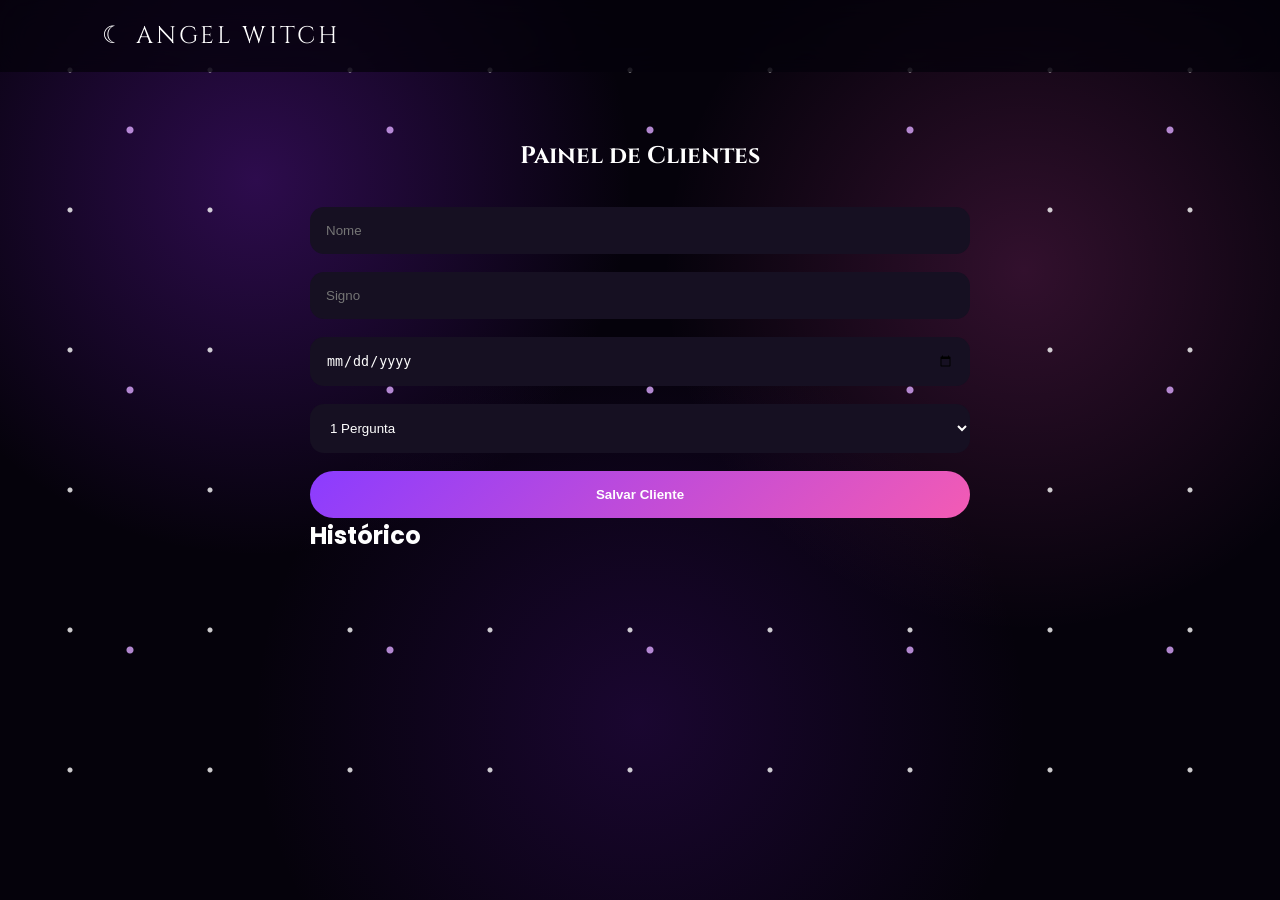
<file: clientes.html>
<!DOCTYPE html>
<html lang="pt-BR">
<head>
<meta charset="UTF-8">
<meta name="viewport" content="width=device-width, initial-scale=1.0">
<title>Painel de Clientes</title>
<link rel="stylesheet" href="style.css">
</head>

<body>

<div class="universe"></div>

<header>

<a class="logo" href="index.html">
☾ ANGEL WITCH
</a>

</header>

<section class="clientes">

<h1>Painel de Clientes</h1>

<input id="nome" placeholder="Nome">

<input id="signo" placeholder="Signo">

<input id="nascimento" type="date">

<select id="consulta">

<option>1 Pergunta</option>

<option>3 Perguntas</option>

<option>Palácio do Amor</option>

<option>Mercúrio do Amor</option>

<option>Energia do Mês</option>

<option>Caminhada ao Sucesso</option>

<option>Vida Passada</option>

</select>

<button onclick="salvarCliente()">
Salvar Cliente
</button>

<h2>Histórico</h2>

<div id="listaClientes"></div>

</section>

<script src="script.js"></script>

</body>
</html>
</file>
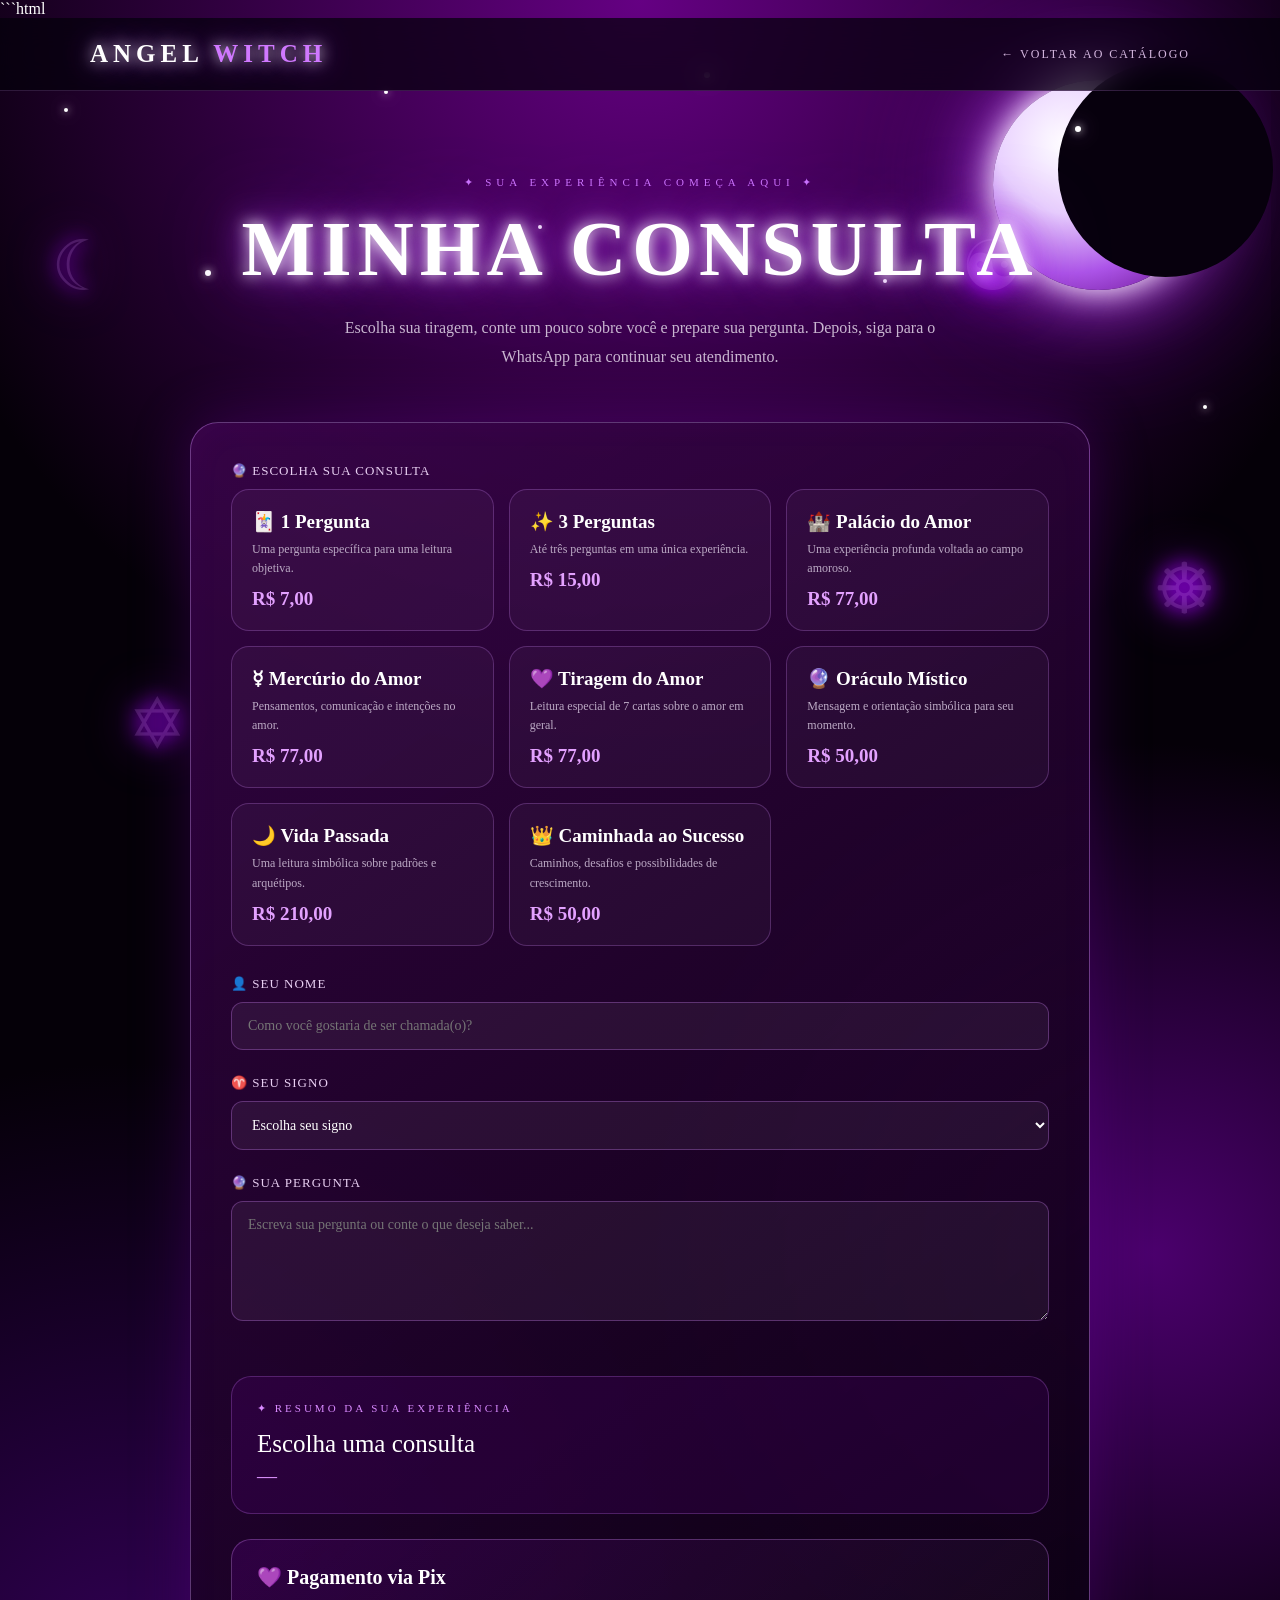
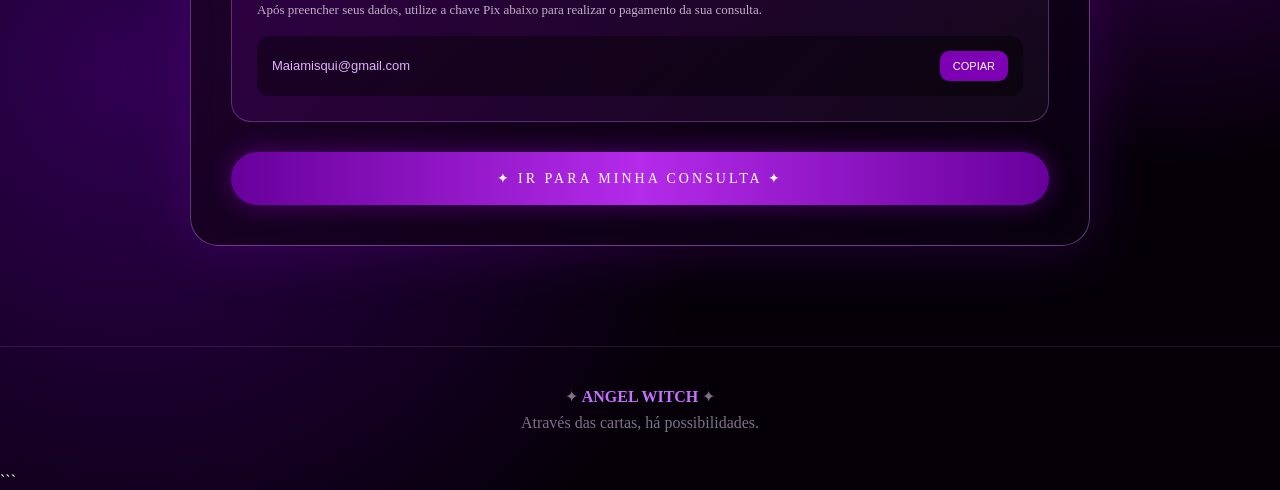
<file: consulta.html>
```html
<!DOCTYPE html>
<html lang="pt-BR">
<head>
<meta charset="UTF-8">
<meta name="viewport" content="width=device-width, initial-scale=1.0">

<title>Angel WITCH | Agendamento</title>

<meta name="description" content="Agende sua consulta na Angel WITCH. Escolha sua leitura e envie seus dados pelo WhatsApp.">

<style>
*{
    margin:0;
    padding:0;
    box-sizing:border-box;
}

html{
    scroll-behavior:smooth;
}

body{
    min-height:100vh;
    font-family:Georgia,"Times New Roman",serif;
    color:#fff;
    background:
        radial-gradient(circle at 50% 0%,#650083 0%,transparent 35%),
        radial-gradient(circle at 10% 80%,#300052 0%,transparent 30%),
        radial-gradient(circle at 90% 60%,#4b006d 0%,transparent 30%),
        #050008;
    overflow-x:hidden;
}

.universe{
    position:fixed;
    inset:0;
    overflow:hidden;
    pointer-events:none;
    z-index:0;
}

.moon{
    position:absolute;
    width:210px;
    height:210px;
    right:6%;
    top:80px;
    border-radius:50%;
    background:radial-gradient(
        circle at 35% 30%,
        #fff,
        #ead2ff 35%,
        #ad55e8 65%,
        #570078
    );
    box-shadow:
        0 0 30px #fff,
        0 0 70px #d16aff,
        0 0 150px #8c00d4;
    animation:moonPulse 5s ease-in-out infinite;
}

.moon::after{
    content:"";
    position:absolute;
    width:215px;
    height:215px;
    left:65px;
    top:-18px;
    border-radius:50%;
    background:#07000d;
}

@keyframes moonPulse{
    0%,100%{transform:scale(1)}
    50%{transform:scale(1.08)}
}

.star{
    position:absolute;
    width:4px;
    height:4px;
    border-radius:50%;
    background:#fff;
    box-shadow:
        0 0 8px #fff,
        0 0 22px #d06cff;
    animation:twinkle 2s ease-in-out infinite;
}

.star.big{
    width:6px;
    height:6px;
}

@keyframes twinkle{
    0%,100%{
        opacity:.2;
        transform:scale(.6);
    }

    50%{
        opacity:1;
        transform:scale(1.7);
    }
}

.symbol{
    position:absolute;
    font-size:70px;
    color:rgba(221,150,255,.18);
    text-shadow:
        0 0 20px #a400ff,
        0 0 50px #7200a8;
    animation:float 8s ease-in-out infinite;
}

.symbol.one{
    left:4%;
    top:25%;
}

.symbol.two{
    left:10%;
    bottom:15%;
    animation-delay:2s;
}

.symbol.three{
    right:5%;
    bottom:30%;
    animation-delay:4s;
}

.symbol.four{
    right:20%;
    top:25%;
    animation-delay:6s;
}

@keyframes float{
    50%{
        transform:translateY(-25px) rotate(180deg);
    }
}

header{
    position:relative;
    z-index:10;
    padding:22px 7%;
    border-bottom:1px solid rgba(220,140,255,.18);
    background:rgba(5,0,12,.72);
    backdrop-filter:blur(15px);
}

nav{
    max-width:1100px;
    margin:auto;
    display:flex;
    align-items:center;
    justify-content:space-between;
}

.logo{
    color:#fff;
    text-decoration:none;
    font-size:25px;
    font-weight:bold;
    letter-spacing:5px;
    text-shadow:
        0 0 15px #fff,
        0 0 35px #a900ff;
}

.logo span{
    color:#d078ff;
}

.back{
    color:#d4b6df;
    text-decoration:none;
    font-size:12px;
    letter-spacing:2px;
}

.back:hover{
    color:#e69cff;
}

.container{
    position:relative;
    z-index:5;
    width:min(900px,92%);
    margin:auto;
    padding:85px 0 100px;
}

.title{
    text-align:center;
    margin-bottom:50px;
}

.title small{
    color:#cf79ff;
    letter-spacing:5px;
    font-size:11px;
}

.title h1{
    margin-top:15px;
    font-size:clamp(45px,8vw,78px);
    letter-spacing:6px;
    text-shadow:
        0 0 15px #fff,
        0 0 35px #c04dff,
        0 0 80px #7900b5;
}

.title p{
    max-width:620px;
    margin:20px auto 0;
    color:#c9b6d1;
    line-height:1.8;
}

.box{
    padding:40px;
    border-radius:28px;
    border:1px solid rgba(213,140,255,.4);
    background:linear-gradient(
        145deg,
        rgba(59,4,76,.85),
        rgba(8,0,14,.96)
    );
    box-shadow:
        0 0 60px rgba(135,0,200,.25),
        inset 0 0 40px rgba(190,70,255,.03);
}

.label{
    display:block;
    margin-bottom:10px;
    color:#e8cff2;
    font-size:13px;
    letter-spacing:1px;
}

.consultas{
    display:grid;
    grid-template-columns:repeat(auto-fit,minmax(210px,1fr));
    gap:15px;
    margin-bottom:30px;
}

.consulta{
    cursor:pointer;
    padding:20px;
    border-radius:18px;
    border:1px solid rgba(211,135,255,.25);
    background:rgba(255,255,255,.035);
    transition:.35s;
}

.consulta:hover{
    transform:translateY(-5px);
    border-color:#d180ff;
    box-shadow:0 0 25px rgba(178,0,255,.3);
}

.consulta input{
    display:none;
}

.consulta.selected{
    border-color:#df9cff;
    background:rgba(168,0,255,.18);
    box-shadow:0 0 30px rgba(170,0,255,.3);
}

.consulta h3{
    font-size:19px;
    margin-bottom:7px;
}

.consulta p{
    color:#bcaac5;
    font-size:12px;
    line-height:1.6;
}

.consulta strong{
    display:block;
    margin-top:10px;
    color:#e3a1ff;
    font-size:19px;
}

.field{
    width:100%;
    padding:15px 16px;
    margin-bottom:25px;
    border-radius:12px;
    border:1px solid rgba(211,134,255,.3);
    outline:none;
    color:#fff;
    background:rgba(255,255,255,.055);
    font-family:inherit;
    font-size:14px;
}

.field:focus{
    border-color:#d078ff;
    box-shadow:0 0 20px rgba(188,0,255,.25);
}

.field option{
    color:#111;
    background:#fff;
}

textarea.field{
    min-height:120px;
    resize:vertical;
}

.resumo{
    margin-top:30px;
    padding:25px;
    border-radius:20px;
    background:rgba(132,0,190,.12);
    border:1px solid rgba(207,123,255,.25);
}

.resumo-title{
    color:#d98aff;
    font-size:11px;
    letter-spacing:3px;
    margin-bottom:15px;
}

#resumoConsulta{
    font-size:25px;
    margin-bottom:7px;
}

#resumoValor{
    color:#df94ff;
    font-size:20px;
}

.pix{
    margin-top:25px;
    padding:25px;
    border-radius:20px;
    border:1px solid rgba(216,141,255,.3);
    background:linear-gradient(
        135deg,
        rgba(119,0,170,.2),
        rgba(255,255,255,.03)
    );
}

.pix h3{
    font-size:20px;
    margin-bottom:10px;
}

.pix p{
    color:#c2afca;
    font-size:13px;
    line-height:1.7;
}

.pix-key{
    display:flex;
    align-items:center;
    justify-content:space-between;
    gap:10px;
    margin-top:15px;
    padding:15px;
    border-radius:12px;
    background:rgba(0,0,0,.4);
    color:#e4b1ff;
    font-family:Arial,sans-serif;
    font-size:13px;
    word-break:break-all;
}

.copy{
    border:none;
    cursor:pointer;
    padding:9px 13px;
    border-radius:9px;
    color:#fff;
    background:#7e00b5;
    font-size:11px;
}

.copy:hover{
    background:#a900ed;
}

.submit{
    width:100%;
    margin-top:30px;
    padding:18px;
    border:none;
    border-radius:50px;
    cursor:pointer;
    color:#fff;
    background:linear-gradient(
        90deg,
        #68009b,
        #b42bea,
        #68009b
    );
    font-family:inherit;
    font-size:14px;
    letter-spacing:3px;
    box-shadow:0 0 25px rgba(180,0,255,.35);
}

.submit:hover{
    transform:translateY(-3px);
    box-shadow:0 0 45px rgba(198,60,255,.65);
}

.success{
    display:none;
    margin-top:30px;
    padding:30px;
    text-align:center;
    border-radius:20px;
    border:1px solid rgba(220,145,255,.45);
    background:rgba(110,0,160,.18);
}

.success.show{
    display:block;
    animation:appear .6s ease;
}

@keyframes appear{
    from{
        opacity:0;
        transform:translateY(15px);
    }

    to{
        opacity:1;
        transform:translateY(0);
    }
}

.success .magic{
    font-size:45px;
    margin-bottom:15px;
}

.success h2{
    margin-bottom:12px;
}

.success p{
    color:#cdb9d7;
    line-height:1.8;
}

footer{
    position:relative;
    z-index:5;
    padding:40px;
    text-align:center;
    color:#80718a;
    border-top:1px solid rgba(208,130,255,.15);
}

footer strong{
    color:#c76fff;
}

@media(max-width:600px){

    .moon{
        width:110px;
        height:110px;
        right:-20px;
        opacity:.45;
    }

    .moon::after{
        width:110px;
        height:110px;
        left:35px;
    }

    .box{
        padding:25px 18px;
    }

    .title h1{
        font-size:43px;
    }

    .symbol{
        opacity:.08;
    }

    nav{
        flex-direction:column;
        gap:15px;
    }

    .pix-key{
        flex-direction:column;
        align-items:stretch;
    }

    .copy{
        width:100%;
    }
}
</style>
</head>

<body>

<div class="universe">

    <div class="moon"></div>

    <div class="symbol one">☾</div>
    <div class="symbol two">✡</div>
    <div class="symbol three">☸</div>
    <div class="symbol four">☯</div>

    <span class="star" style="left:5%;top:12%"></span>
    <span class="star big" style="left:16%;top:30%;animation-delay:.5s"></span>
    <span class="star" style="left:30%;top:10%;animation-delay:1s"></span>
    <span class="star" style="left:42%;top:25%;animation-delay:1.5s"></span>
    <span class="star big" style="left:55%;top:8%;animation-delay:.3s"></span>
    <span class="star" style="left:69%;top:31%;animation-delay:1.2s"></span>
    <span class="star big" style="left:84%;top:14%;animation-delay:.7s"></span>
    <span class="star" style="left:94%;top:45%;animation-delay:1.7s"></span>

</div>

<header>
<nav>

<a href="./index.html" class="logo">
ANGEL <span>WITCH</span>
</a>

<a href="./catalogo.html" class="back">
← VOLTAR AO CATÁLOGO
</a>

</nav>
</header>

<main class="container">

<section class="title">

<small>✦ SUA EXPERIÊNCIA COMEÇA AQUI ✦</small>

<h1>MINHA CONSULTA</h1>

<p>
Escolha sua tiragem, conte um pouco sobre você
e prepare sua pergunta. Depois, siga para o
WhatsApp para continuar seu atendimento.
</p>

</section>

<section class="box">

<label class="label">🔮 ESCOLHA SUA CONSULTA</label>

<div class="consultas">

<label class="consulta">
<input type="radio" name="consulta" value="1 Pergunta" data-price="7">
<h3>🃏 1 Pergunta</h3>
<p>Uma pergunta específica para uma leitura objetiva.</p>
<strong>R$ 7,00</strong>
</label>

<label class="consulta">
<input type="radio" name="consulta" value="3 Perguntas" data-price="15">
<h3>✨ 3 Perguntas</h3>
<p>Até três perguntas em uma única experiência.</p>
<strong>R$ 15,00</strong>
</label>

<label class="consulta">
<input type="radio" name="consulta" value="Palácio do Amor" data-price="77">
<h3>🏰 Palácio do Amor</h3>
<p>Uma experiência profunda voltada ao campo amoroso.</p>
<strong>R$ 77,00</strong>
</label>

<label class="consulta">
<input type="radio" name="consulta" value="Mercúrio do Amor" data-price="77">
<h3>☿ Mercúrio do Amor</h3>
<p>Pensamentos, comunicação e intenções no amor.</p>
<strong>R$ 77,00</strong>
</label>

<label class="consulta">
<input type="radio" name="consulta" value="Tiragem do Amor" data-price="77">
<h3>💜 Tiragem do Amor</h3>
<p>Leitura especial de 7 cartas sobre o amor em geral.</p>
<strong>R$ 77,00</strong>
</label>

<label class="consulta">
<input type="radio" name="consulta" value="Oráculo Místico" data-price="50">
<h3>🔮 Oráculo Místico</h3>
<p>Mensagem e orientação simbólica para seu momento.</p>
<strong>R$ 50,00</strong>
</label>

<label class="consulta">
<input type="radio" name="consulta" value="Vida Passada" data-price="210">
<h3>🌙 Vida Passada</h3>
<p>Uma leitura simbólica sobre padrões e arquétipos.</p>
<strong>R$ 210,00</strong>
</label>

<label class="consulta">
<input type="radio" name="consulta" value="Caminhada ao Sucesso" data-price="50">
<h3>👑 Caminhada ao Sucesso</h3>
<p>Caminhos, desafios e possibilidades de crescimento.</p>
<strong>R$ 50,00</strong>
</label>

</div>

<label class="label">👤 SEU NOME</label>

<input
id="nome"
class="field"
type="text"
placeholder="Como você gostaria de ser chamada(o)?"
>

<label class="label">♈ SEU SIGNO</label>

<select id="signo" class="field">

<option value="">Escolha seu signo</option>
<option>Áries</option>
<option>Touro</option>
<option>Gêmeos</option>
<option>Câncer</option>
<option>Leão</option>
<option>Virgem</option>
<option>Libra</option>
<option>Escorpião</option>
<option>Sagitário</option>
<option>Capricórnio</option>
<option>Aquário</option>
<option>Peixes</option>

</select>

<label class="label">🔮 SUA PERGUNTA</label>

<textarea
id="pergunta"
class="field"
placeholder="Escreva sua pergunta ou conte o que deseja saber..."
></textarea>

<div class="resumo">

<div class="resumo-title">
✦ RESUMO DA SUA EXPERIÊNCIA
</div>

<div id="resumoConsulta">
Escolha uma consulta
</div>

<div id="resumoValor">
—
</div>

</div>

<div class="pix">

<h3>💜 Pagamento via Pix</h3>

<p>
Após preencher seus dados, utilize a chave Pix
abaixo para realizar o pagamento da sua consulta.
</p>

<div class="pix-key">

<span id="pix">Maiamisqui@gmail.com</span>

<button class="copy" type="button" onclick="copiarPix()">
COPIAR
</button>

</div>

</div>

<button
class="submit"
type="button"
onclick="finalizarConsulta()"
>
✦ IR PARA MINHA CONSULTA ✦
</button>

<div id="success" class="success">

<div class="magic">🌙✨🔮</div>

<h2>Seu pedido foi preparado ✦</h2>

<p id="successText">
Sua experiência na Angel WITCH está pronta.
</p>

<p style="margin-top:15px;">
Agora você será direcionada(o) para o WhatsApp
para continuar seu atendimento.
</p>

</div>

</section>

</main>

<footer>

<p>✦ <strong>ANGEL WITCH</strong> ✦</p>

<p style="margin-top:8px;">
Através das cartas, há possibilidades.
</p>

</footer>

<script>

const cards = document.querySelectorAll(".consulta");

const radios = document.querySelectorAll(
    'input[name="consulta"]'
);

const resumoConsulta =
    document.getElementById("resumoConsulta");

const resumoValor =
    document.getElementById("resumoValor");


radios.forEach(function(radio){

    radio.addEventListener("change",function(){

        cards.forEach(function(card){
            card.classList.remove("selected");
        });

        radio
            .closest(".consulta")
            .classList.add("selected");

        resumoConsulta.textContent = radio.value;

        resumoValor.textContent =
            "R$ " +
            Number(radio.dataset.price)
                .toFixed(2)
                .replace(".", ",");

    });

});


function copiarPix(){

    const pix =
        document
        .getElementById("pix")
        .textContent
        .trim();

    if(
        navigator.clipboard &&
        window.isSecureContext
    ){

        navigator.clipboard
            .writeText(pix)
            .then(function(){

                alert("✨ Chave Pix copiada!");

            })
            .catch(function(){

                alert("Copie manualmente: " + pix);

            });

    }else{

        alert("Copie manualmente: " + pix);

    }

}


function finalizarConsulta(){

    const nome =
        document
        .getElementById("nome")
        .value
        .trim();

    const signo =
        document
        .getElementById("signo")
        .value;

    const pergunta =
        document
        .getElementById("pergunta")
        .value
        .trim();

    const consulta =
        document.querySelector(
            'input[name="consulta"]:checked'
        );


    if(!consulta){

        alert("🔮 Escolha sua consulta primeiro.");
        return;

    }

    if(!nome){

        alert("✨ Digite seu nome.");

        document
        .getElementById("nome")
        .focus();

        return;

    }

    if(!signo){

        alert("🌙 Escolha seu signo.");

        document
        .getElementById("signo")
        .focus();

        return;

    }


    const valor =
        Number(consulta.dataset.price)
        .toFixed(2)
        .replace(".", ",");


    document
        .getElementById("success")
        .classList
        .add("show");


    document
        .getElementById("successText")
        .textContent =
        nome +
        ", sua consulta \"" +
        consulta.value +
        "\" no valor de R$ " +
        valor +
        " foi preparada. ✦";


    /*
      SEU WHATSAPP
      Número: 34 99133-5673
    */

    const whatsapp = "5534991335673";


    const mensagem =
`🔮 ANGEL WITCH — MINHA CONSULTA ✦

Olá! Quero realizar uma consulta na Angel WITCH.

👤 Nome: ${nome}
♈ Signo: ${signo}

🔮 Consulta escolhida:
${consulta.value}

💰 Valor:
R$ ${valor}

🌙 Minha pergunta:
${pergunta || "Não informada"}

💜 Pagamento:
Pix — Maiamisqui@gmail.com`;


    const url =
        "https://wa.me/" +
        whatsapp +
        "?text=" +
        encodeURIComponent(mensagem);


    setTimeout(function(){

        window.location.href = url;

    },1000);

}

</script>

</body>
</html>
```
</file>
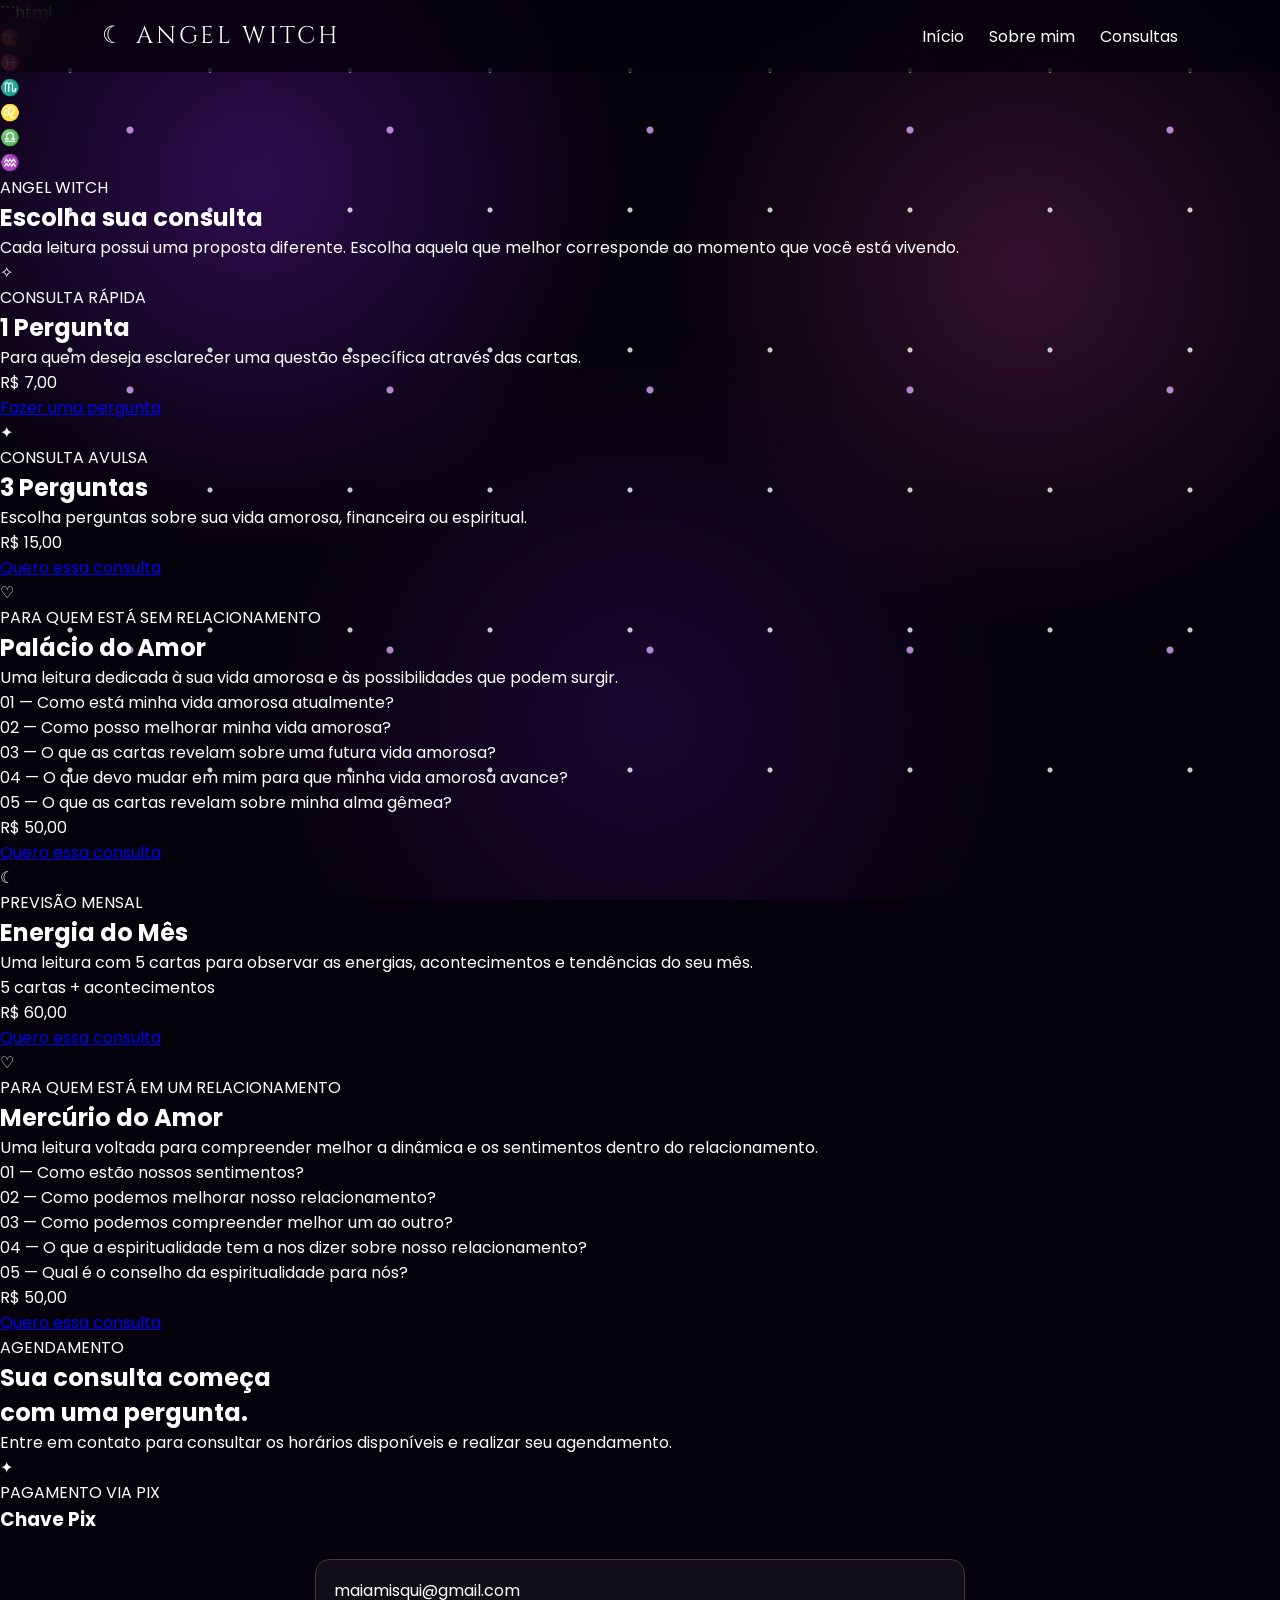
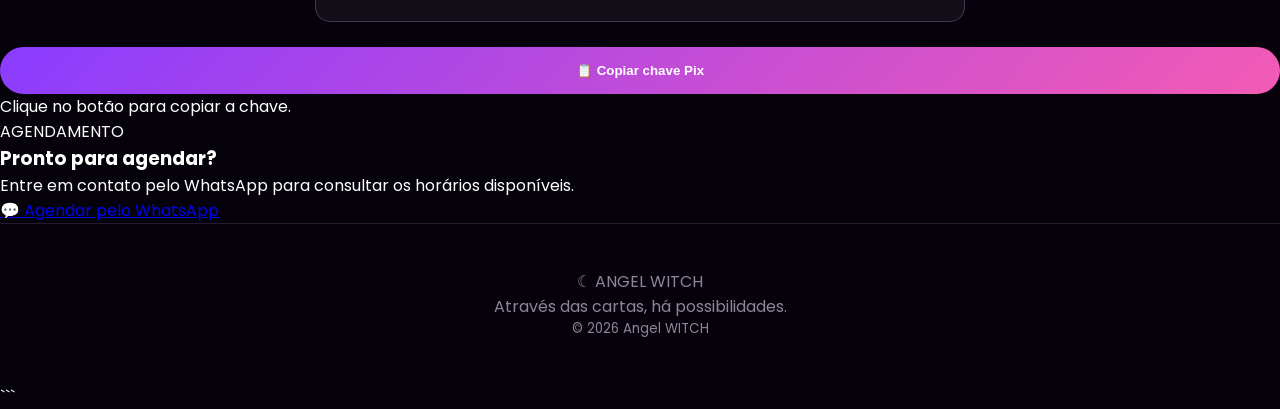
<file: consultas.html>
```html
<!DOCTYPE html>
<html lang="pt-BR">

<head>

  <meta charset="UTF-8">

  <meta name="viewport" content="width=device-width, initial-scale=1.0">

  <title>Consultas | Angel WITCH</title>

  <meta
    name="description"
    content="Conheça as consultas da Angel WITCH."
  >

  <link rel="stylesheet" href="style.css">

</head>

<body>

  <div class="universe"></div>
  <div class="stars"></div>

  <!-- SIGNOS -->

  <div class="zodiac zodiac-1">♈</div>
  <div class="zodiac zodiac-2">♓</div>
  <div class="zodiac zodiac-3">♏</div>
  <div class="zodiac zodiac-4">♌</div>
  <div class="zodiac zodiac-5">♎</div>
  <div class="zodiac zodiac-6">♒</div>


  <!-- MENU -->

  <header>

    <a href="index.html" class="logo">
      ☾ <span>ANGEL WITCH</span>
    </a>

    <nav>

      <a href="index.html">
        Início
      </a>

      <a href="index.html#sobre">
        Sobre mim
      </a>

      <a href="consultas.html">
        Consultas
      </a>

    </nav>

  </header>


  <main class="services-page">


    <!-- CABEÇALHO -->

    <section class="services-hero">

      <p class="eyebrow">
        ANGEL WITCH
      </p>

      <h1>
        Escolha sua <span>consulta</span>
      </h1>

      <p>
        Cada leitura possui uma proposta diferente.
        Escolha aquela que melhor corresponde ao
        momento que você está vivendo.
      </p>

    </section>


    <!-- CONSULTAS -->

    <section class="services">


      <!-- 1 PERGUNTA -->

      <article class="service-card entrance">

        <div class="service-icon">
          ✧
        </div>

        <p class="service-type">
          CONSULTA RÁPIDA
        </p>

        <h2>
          1 Pergunta
        </h2>

        <p>
          Para quem deseja esclarecer uma questão
          específica através das cartas.
        </p>

        <div class="service-price">
          R$ 7,00
        </div>

        <a href="#contato" class="pink-button">
          Fazer uma pergunta
        </a>

      </article>


      <!-- 3 PERGUNTAS -->

      <article class="service-card">

        <div class="service-icon">
          ✦
        </div>

        <p class="service-type">
          CONSULTA AVULSA
        </p>

        <h2>
          3 Perguntas
        </h2>

        <p>
          Escolha perguntas sobre sua vida
          amorosa, financeira ou espiritual.
        </p>

        <div class="service-price">
          R$ 15,00
        </div>

        <a href="#contato" class="gold-button">
          Quero essa consulta
        </a>

      </article>


      <!-- PALÁCIO DO AMOR -->

      <article class="service-card featured">

        <div class="service-icon">
          ♡
        </div>

        <p class="service-type">
          PARA QUEM ESTÁ SEM RELACIONAMENTO
        </p>

        <h2>
          Palácio do Amor
        </h2>

        <p>
          Uma leitura dedicada à sua vida amorosa
          e às possibilidades que podem surgir.
        </p>

        <div class="questions">

          <p>
            01 — Como está minha vida amorosa atualmente?
          </p>

          <p>
            02 — Como posso melhorar minha vida amorosa?
          </p>

          <p>
            03 — O que as cartas revelam sobre uma futura vida amorosa?
          </p>

          <p>
            04 — O que devo mudar em mim para que minha vida amorosa avance?
          </p>

          <p>
            05 — O que as cartas revelam sobre minha alma gêmea?
          </p>

        </div>

        <div class="service-price">
          R$ 50,00
        </div>

        <a href="#contato" class="gold-button">
          Quero essa consulta
        </a>

      </article>


      <!-- ENERGIA DO MÊS -->

      <article class="service-card">

        <div class="service-icon">
          ☾
        </div>

        <p class="service-type">
          PREVISÃO MENSAL
        </p>

        <h2>
          Energia do Mês
        </h2>

        <p>
          Uma leitura com 5 cartas para observar
          as energias, acontecimentos e tendências
          do seu mês.
        </p>

        <div class="service-highlight">
          5 cartas + acontecimentos
        </div>

        <div class="service-price">
          R$ 60,00
        </div>

        <a href="#contato" class="gold-button">
          Quero essa consulta
        </a>

      </article>


      <!-- MERCÚRIO DO AMOR -->

      <article class="service-card featured">

        <div class="service-icon">
          ♡
        </div>

        <p class="service-type">
          PARA QUEM ESTÁ EM UM RELACIONAMENTO
        </p>

        <h2>
          Mercúrio do Amor
        </h2>

        <p>
          Uma leitura voltada para compreender
          melhor a dinâmica e os sentimentos
          dentro do relacionamento.
        </p>

        <div class="questions">

          <p>
            01 — Como estão nossos sentimentos?
          </p>

          <p>
            02 — Como podemos melhorar nosso relacionamento?
          </p>

          <p>
            03 — Como podemos compreender melhor um ao outro?
          </p>

          <p>
            04 — O que a espiritualidade tem a nos dizer sobre nosso relacionamento?
          </p>

          <p>
            05 — Qual é o conselho da espiritualidade para nós?
          </p>

        </div>

        <div class="service-price">
          R$ 50,00
        </div>

        <a href="#contato" class="gold-button">
          Quero essa consulta
        </a>

      </article>

    </section>


    <!-- AGENDAMENTO -->

    <section id="contato" class="booking">

      <p class="eyebrow">
        AGENDAMENTO
      </p>

      <h2>
        Sua consulta começa<br>
        com uma pergunta.
      </h2>

      <p>
        Entre em contato para consultar os
        horários disponíveis e realizar seu agendamento.
      </p>


      <!-- PIX -->

      <div class="pix-box">

        <div class="pix-icon">
          ✦
        </div>

        <p class="service-type">
          PAGAMENTO VIA PIX
        </p>

        <h3>
          Chave Pix
        </h3>

        <div class="pix-key" id="pixKey">
          maiamisqui@gmail.com
        </div>

        <button
          type="button"
          class="pix-button"
          onclick="copyPix()"
        >
          📋 Copiar chave Pix
        </button>

        <p class="pix-note">
          Clique no botão para copiar a chave.
        </p>

      </div>


      <!-- WHATSAPP -->

      <div class="whatsapp-box">

        <p class="service-type">
          AGENDAMENTO
        </p>

        <h3>
          Pronto para agendar?
        </h3>

        <p>
          Entre em contato pelo WhatsApp para
          consultar os horários disponíveis.
        </p>

        <a
          href="https://wa.me/5534991335673"
          class="pink-button"
          target="_blank"
          rel="noopener noreferrer"
        >
          💬 Agendar pelo WhatsApp
        </a>

      </div>

    </section>

  </main>


  <!-- RODAPÉ -->

  <footer>

    <div class="footer-logo">
      ☾ ANGEL WITCH
    </div>

    <p>
      Através das cartas, há possibilidades.
    </p>

    <small>
      © 2026 Angel WITCH
    </small>

  </footer>


  <script src="script.js"></script>

</body>
</html>
```
</file>
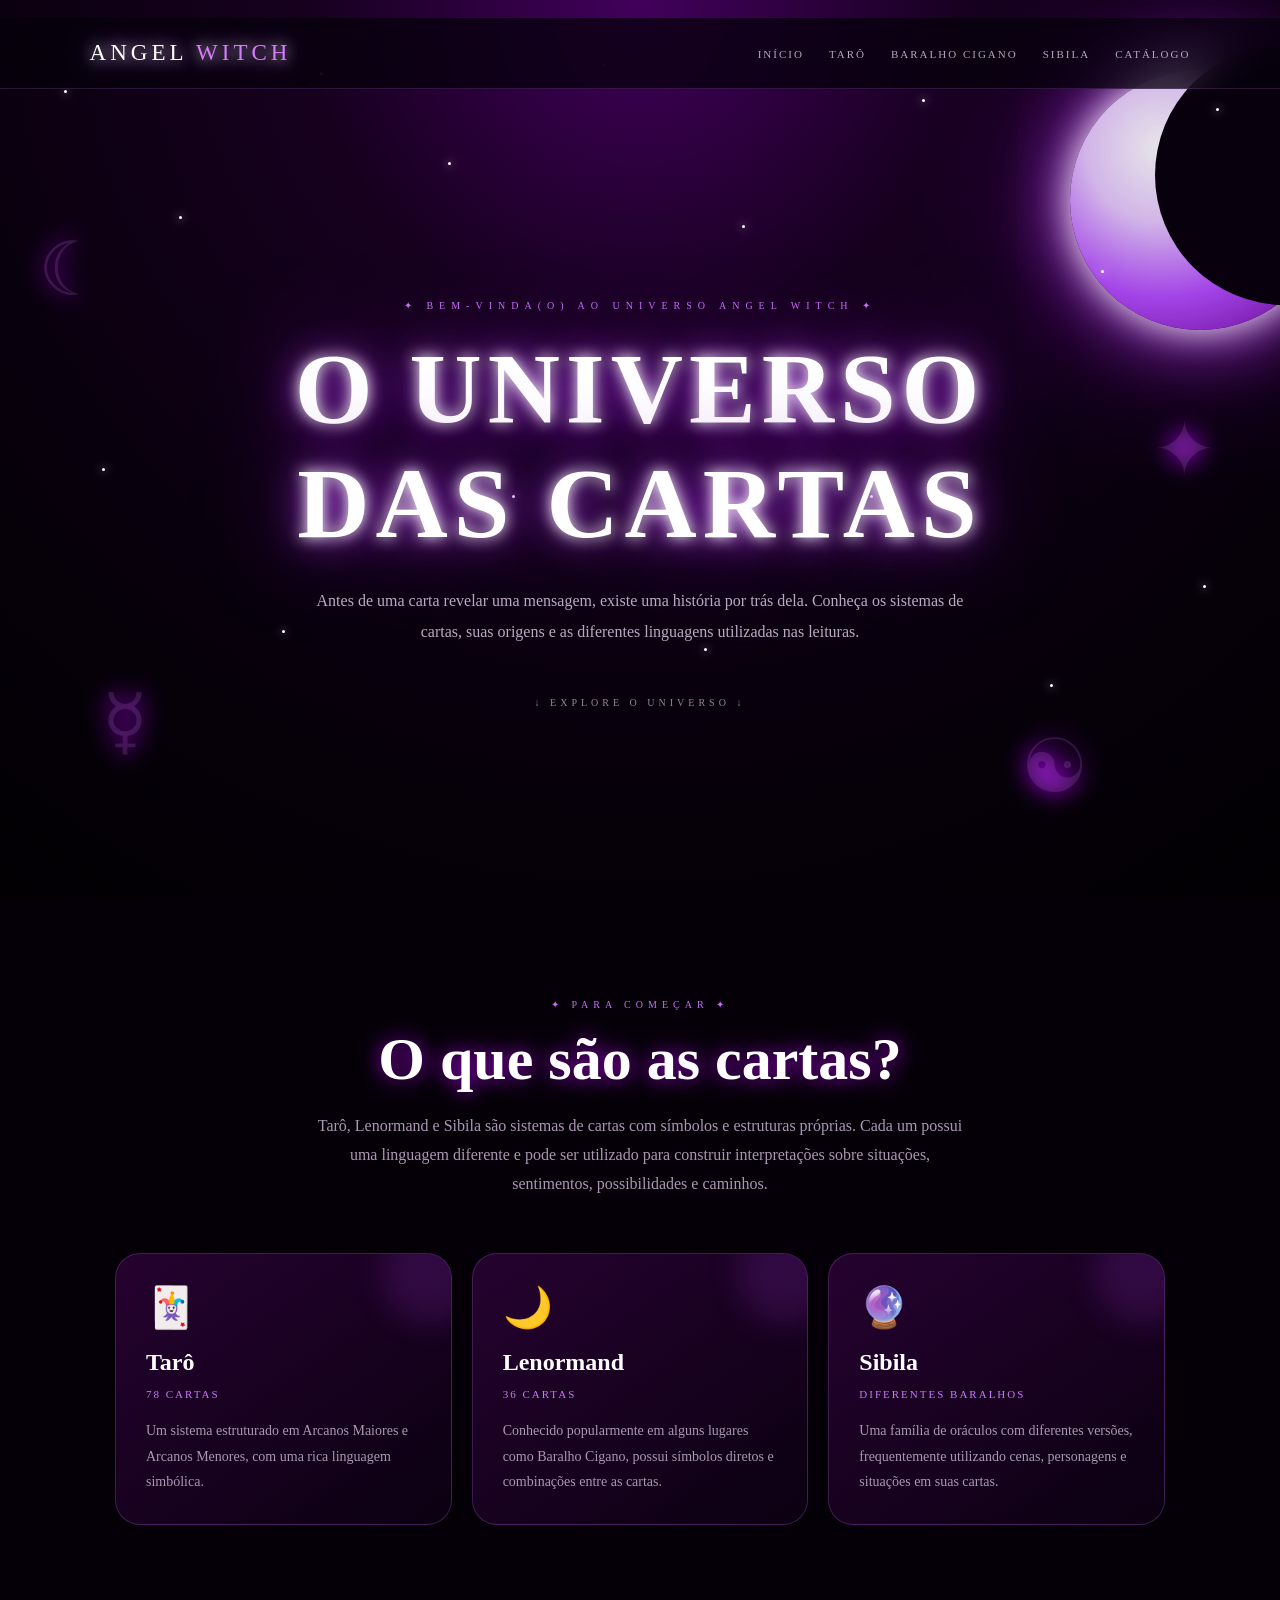
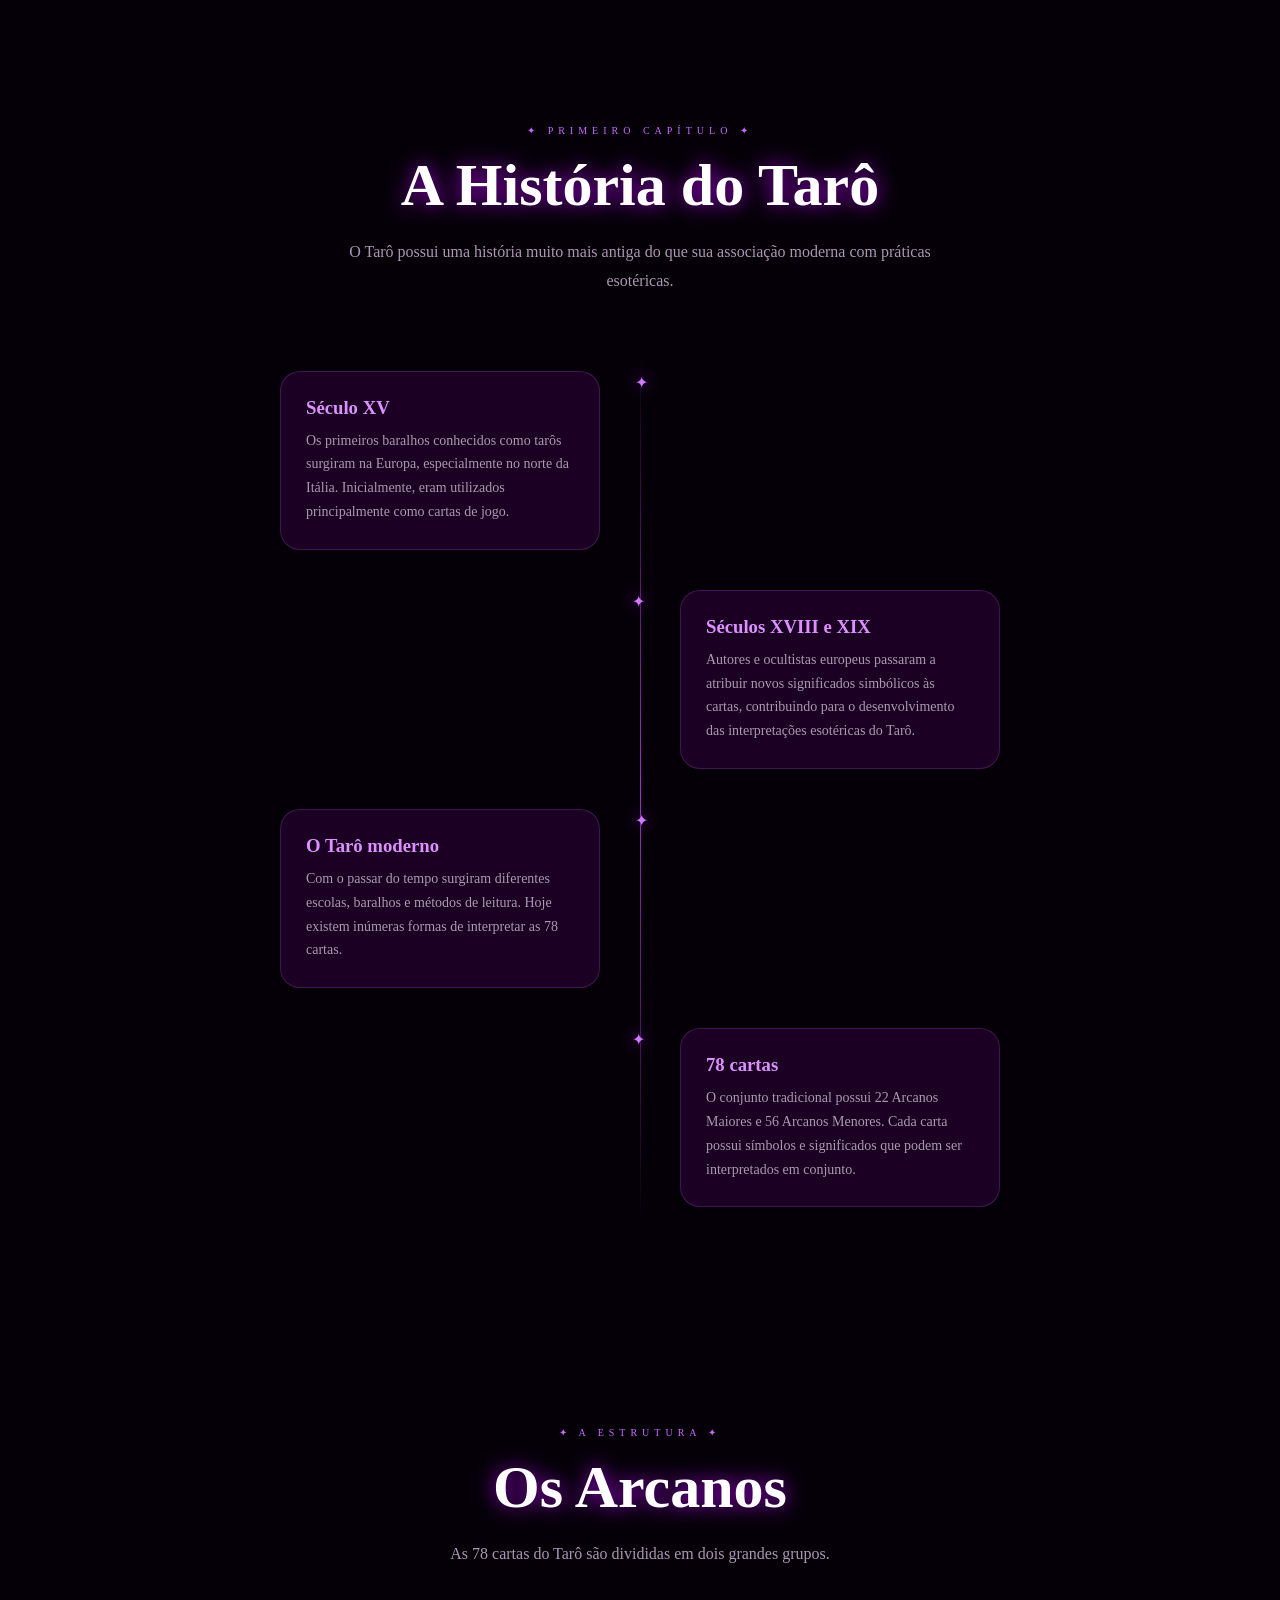
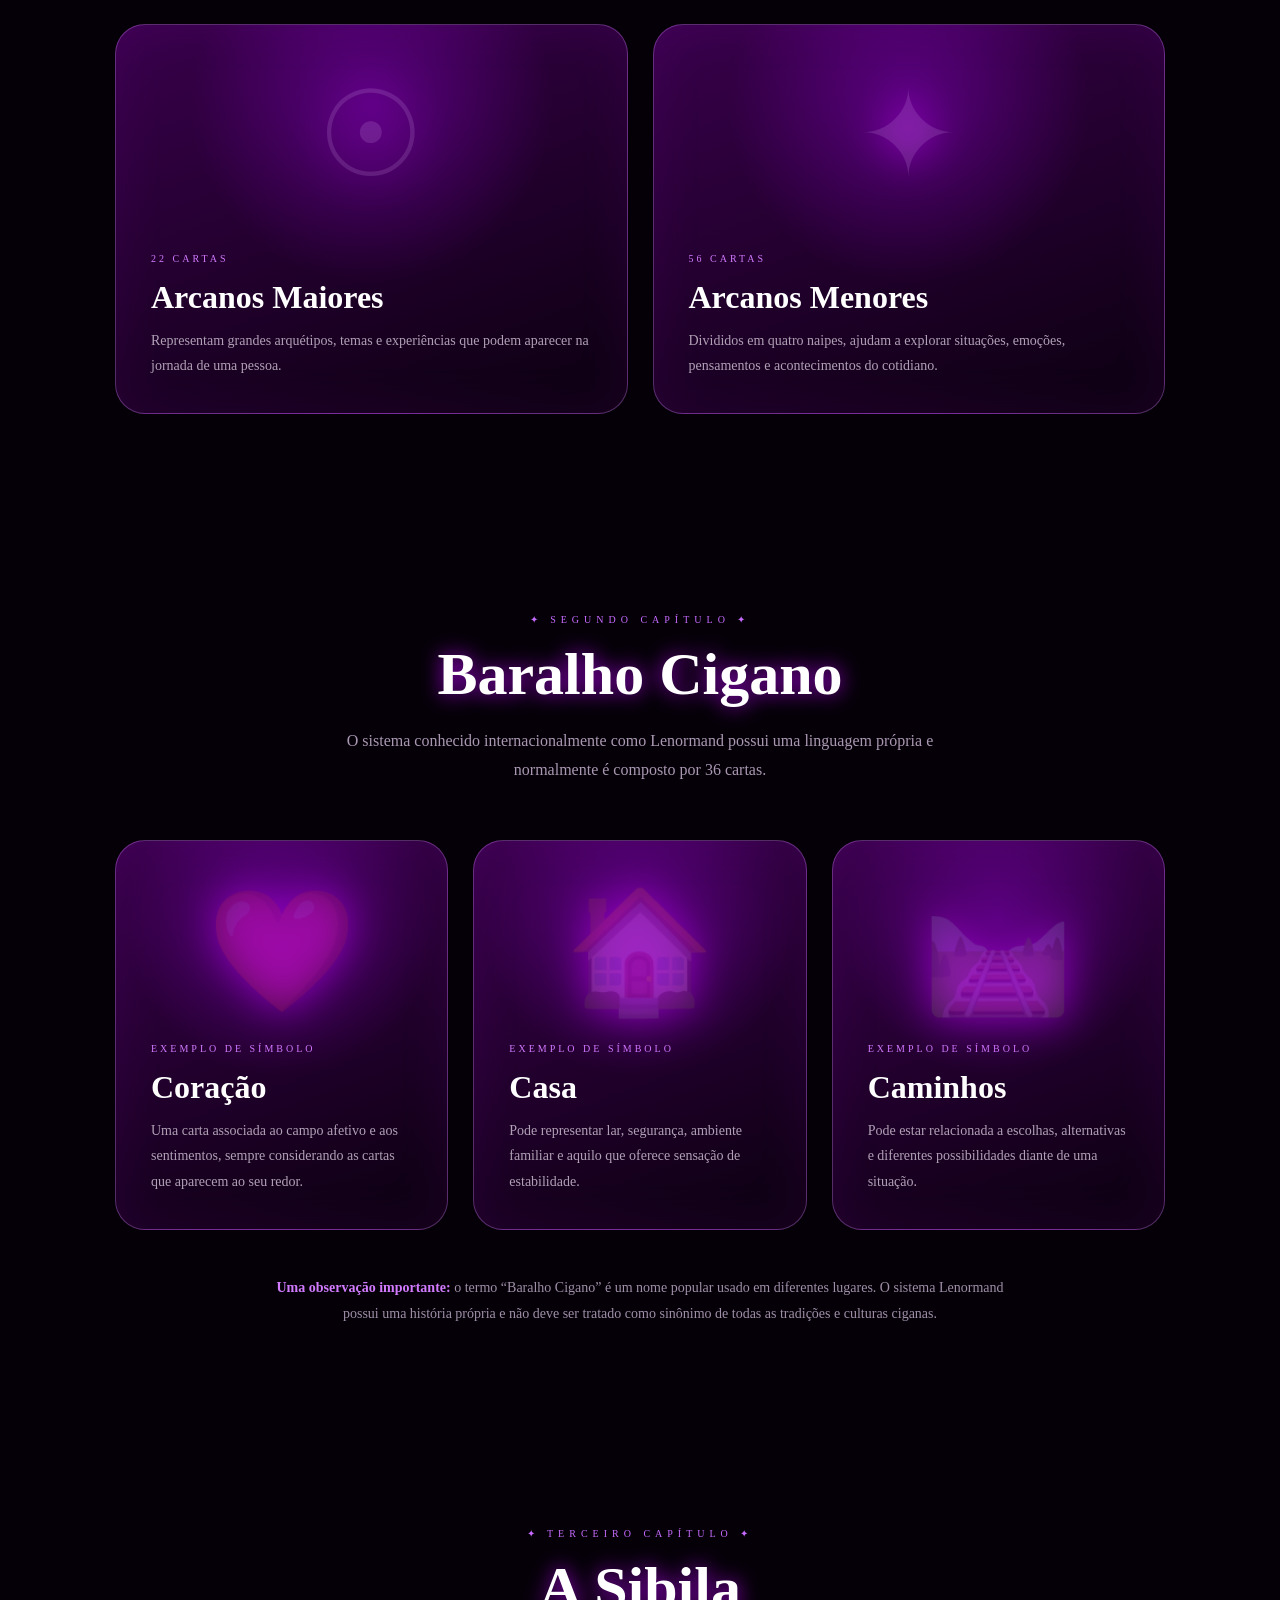
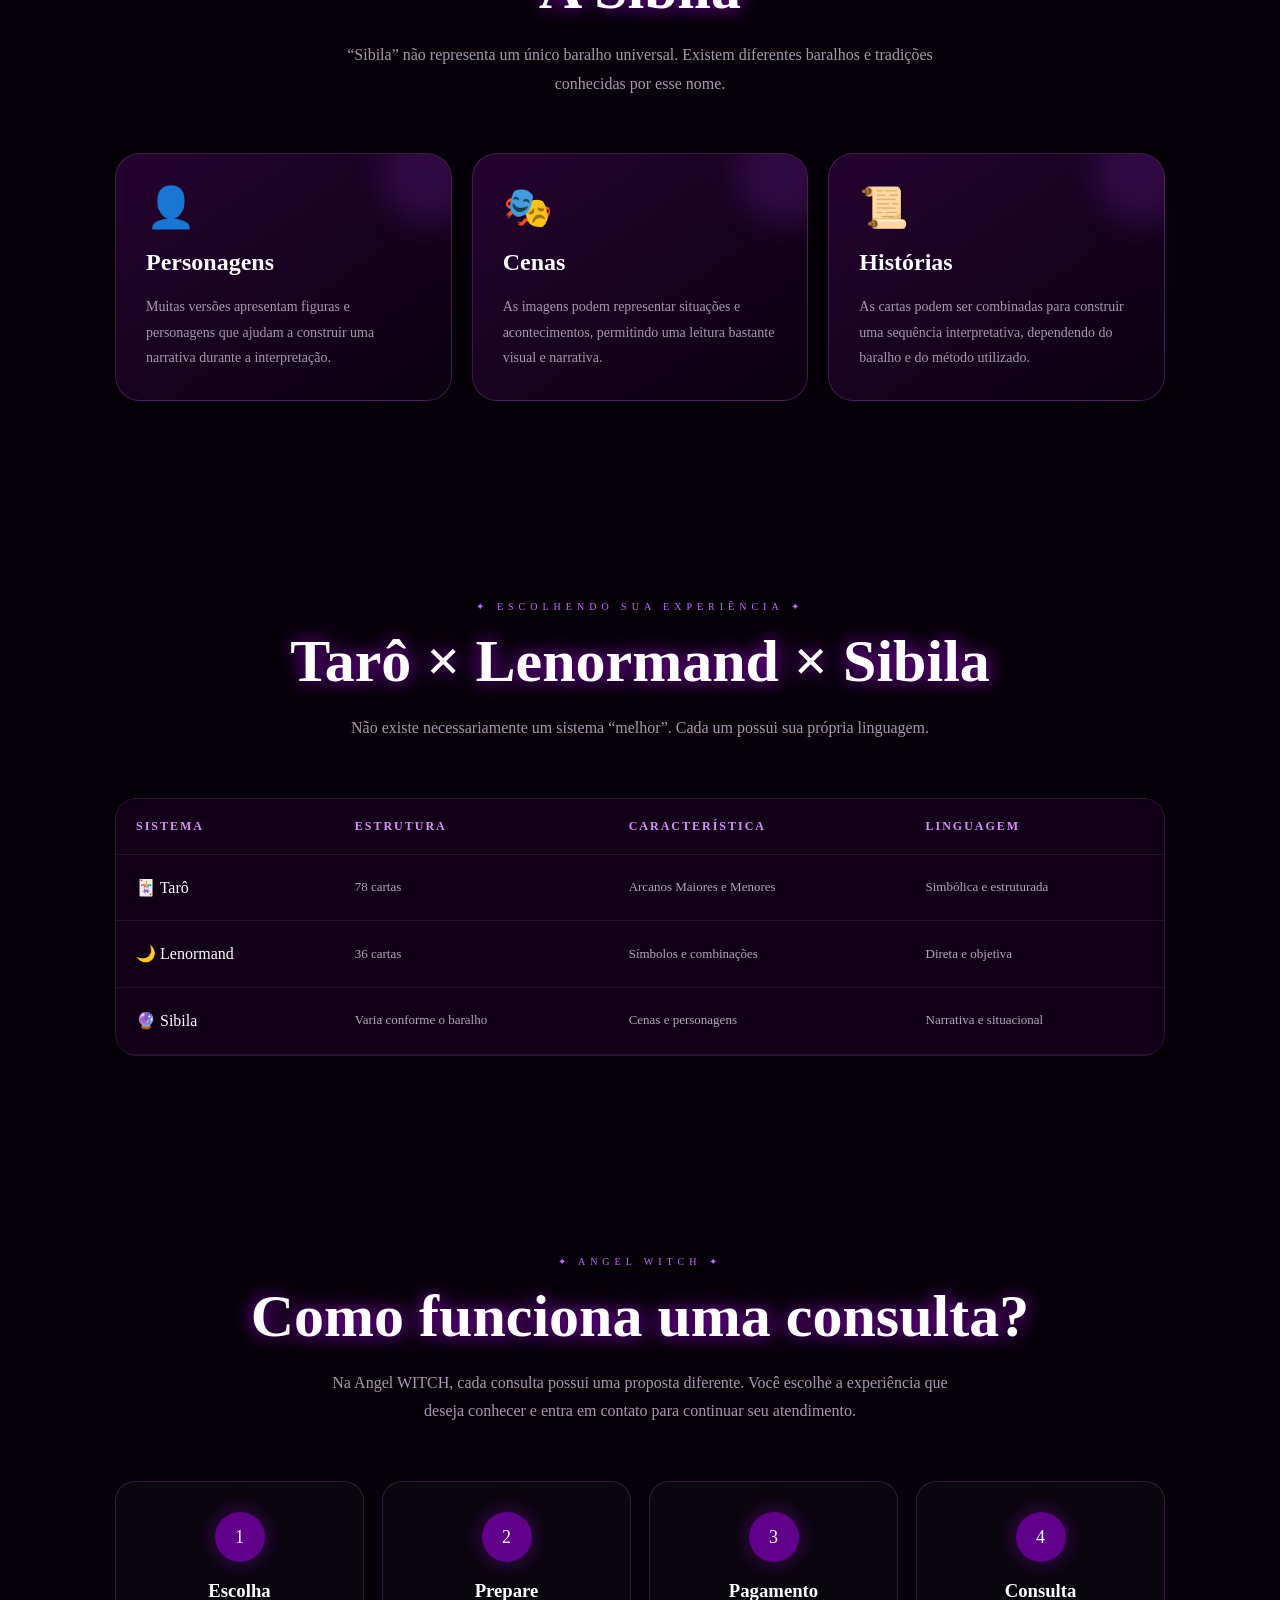
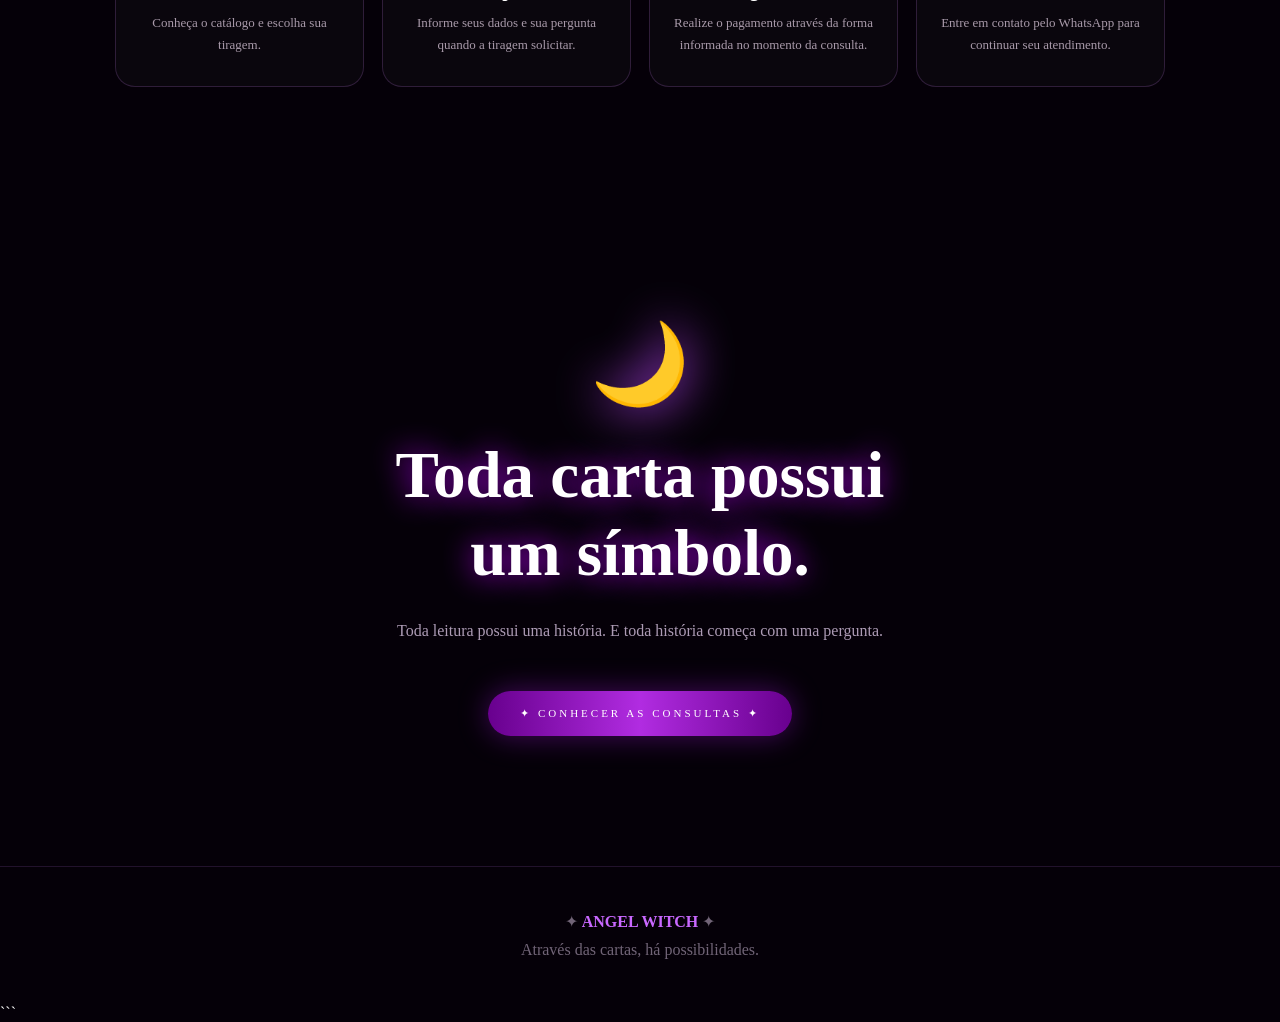
<file: historia.html>
```html
<!DOCTYPE html>
<html lang="pt-BR">

<head>

<meta charset="UTF-8">

<meta name="viewport" content="width=device-width, initial-scale=1.0">

<title>Angel WITCH | Universo das Cartas</title>

<meta
name="description"
content="Conheça a história e as diferenças entre Tarô, Baralho Cigano e Sibila no Universo Angel WITCH."
>

<style>

/* =========================================
   RESET
========================================= */

*{
    margin:0;
    padding:0;
    box-sizing:border-box;
}

html{
    scroll-behavior:smooth;
}

body{

    background:#050008;

    color:#fff;

    font-family:
    Georgia,
    "Times New Roman",
    serif;

    overflow-x:hidden;
}


/* =========================================
   UNIVERSO
========================================= */

.space{

    position:fixed;

    inset:0;

    z-index:0;

    pointer-events:none;

    overflow:hidden;

    background:

    radial-gradient(
        circle at 50% 0%,
        #42005c 0%,
        #17001f 30%,
        #08000c 65%,
        #020003 100%
    );
}


/* estrelas */

.star{

    position:absolute;

    width:3px;
    height:3px;

    background:white;

    border-radius:50%;

    box-shadow:
    0 0 8px white,
    0 0 18px #c55cff;

    animation:
    brilho 2.5s infinite ease-in-out;
}

@keyframes brilho{

    0%,100%{
        opacity:.15;
        transform:scale(.6);
    }

    50%{
        opacity:1;
        transform:scale(1.5);
    }
}


/* =========================================
   LUA
========================================= */

.moon{

    position:absolute;

    width:260px;
    height:260px;

    right:-50px;
    top:70px;

    border-radius:50%;

    background:

    radial-gradient(
        circle at 35% 30%,
        #ffffff,
        #e7c9ff 30%,
        #b44cff 60%,
        #650091 100%
    );

    box-shadow:

    0 0 35px #fff,
    0 0 80px #c64fff,
    0 0 160px #7600ad;

    opacity:.9;

    animation:
    lua 7s infinite ease-in-out;
}

.moon:after{

    content:"";

    position:absolute;

    width:260px;
    height:260px;

    left:85px;
    top:-25px;

    border-radius:50%;

    background:#09000e;
}

@keyframes lua{

    50%{
        transform:
        translateY(-15px)
        rotate(5deg);
    }
}


/* =========================================
   SÍMBOLOS DECORATIVOS
========================================= */

.magic-symbol{

    position:absolute;

    color:rgba(215,137,255,.16);

    font-size:75px;

    text-shadow:
    0 0 25px #9700d4;

    animation:
    flutuar 8s infinite ease-in-out,
    girar 30s linear infinite;
}

.symbol1{
    left:3%;
    top:25%;
}

.symbol2{
    right:5%;
    top:45%;
    animation-delay:2s;
}

.symbol3{
    left:8%;
    bottom:15%;
    animation-delay:4s;
}

.symbol4{
    right:15%;
    bottom:10%;
    animation-delay:6s;
}

@keyframes flutuar{

    50%{
        transform:translateY(-30px);
    }
}

@keyframes girar{

    to{
        rotate:360deg;
    }
}


/* =========================================
   HEADER
========================================= */

header{

    position:relative;

    z-index:20;

    padding:22px 7%;

    border-bottom:
    1px solid
    rgba(207,125,255,.18);

    background:
    rgba(5,0,10,.72);

    backdrop-filter:blur(18px);
}

nav{

    max-width:1150px;

    margin:auto;

    display:flex;

    align-items:center;

    justify-content:space-between;

    gap:20px;
}

.logo{

    text-decoration:none;

    color:white;

    font-size:23px;

    letter-spacing:4px;

    text-shadow:
    0 0 15px white,
    0 0 35px #ae00ff;
}

.logo span{
    color:#d77cff;
}

.menu{

    display:flex;

    gap:25px;

    list-style:none;

    flex-wrap:wrap;

    justify-content:center;
}

.menu a{

    text-decoration:none;

    color:#b8a4c1;

    font-size:11px;

    letter-spacing:2px;

    transition:.3s;
}

.menu a:hover{

    color:white;

    text-shadow:
    0 0 15px #d45cff;
}


/* =========================================
   CONTEÚDO
========================================= */

main{

    position:relative;

    z-index:5;
}


/* =========================================
   HERO
========================================= */

.hero{

    min-height:90vh;

    display:flex;

    flex-direction:column;

    justify-content:center;

    align-items:center;

    text-align:center;

    padding:100px 20px 80px;
}

.hero small{

    color:#cf72ff;

    letter-spacing:6px;

    font-size:10px;

    margin-bottom:20px;
}

.hero h1{

    font-size:
    clamp(48px,9vw,100px);

    letter-spacing:6px;

    text-shadow:

    0 0 15px white,
    0 0 40px #bc3cff,
    0 0 100px #7500a8;

    animation:
    titulo 4s infinite ease-in-out;
}

@keyframes titulo{

    50%{
        text-shadow:
        0 0 25px white,
        0 0 60px #cf54ff,
        0 0 130px #8000b8;
    }
}

.hero p{

    max-width:680px;

    margin-top:25px;

    color:#bba9c3;

    line-height:1.9;

    font-size:16px;
}

.scroll{

    margin-top:50px;

    color:#9d819f;

    font-size:10px;

    letter-spacing:4px;

    animation:
    subirDescer 2s infinite ease-in-out;
}

@keyframes subirDescer{

    50%{
        transform:translateY(8px);
    }
}


/* =========================================
   SEÇÕES
========================================= */

.section{

    width:min(1050px,90%);

    margin:auto;

    padding:100px 0;
}

.section-title{

    text-align:center;

    margin-bottom:55px;
}

.section-title small{

    color:#c76bff;

    letter-spacing:5px;

    font-size:10px;
}

.section-title h2{

    font-size:
    clamp(35px,6vw,60px);

    margin-top:15px;

    text-shadow:
    0 0 20px #9d00d2;
}

.section-title p{

    max-width:650px;

    margin:18px auto;

    color:#aa98b2;

    line-height:1.8;
}


/* =========================================
   HISTÓRIA
========================================= */

.history{

    display:grid;

    grid-template-columns:
    repeat(
        auto-fit,
        minmax(250px,1fr)
    );

    gap:20px;
}

.history-card{

    padding:30px;

    border-radius:25px;

    border:
    1px solid
    rgba(208,125,255,.23);

    background:
    linear-gradient(
        145deg,
        rgba(70,5,88,.5),
        rgba(12,0,18,.9)
    );

    transition:.4s;

    position:relative;

    overflow:hidden;
}

.history-card:before{

    content:"";

    position:absolute;

    width:100px;
    height:100px;

    right:-30px;
    top:-30px;

    border-radius:50%;

    background:
    rgba(188,63,255,.15);

    filter:blur(15px);
}

.history-card:hover{

    transform:translateY(-8px);

    border-color:#cf75ff;

    box-shadow:
    0 0 35px
    rgba(171,0,255,.25);
}

.history-card .icon{

    font-size:40px;

    margin-bottom:18px;
}

.history-card h3{

    font-size:24px;

    margin-bottom:12px;
}

.history-card span{

    color:#ce78ff;

    font-size:11px;

    letter-spacing:2px;
}

.history-card p{

    margin-top:18px;

    color:#a999b0;

    line-height:1.8;

    font-size:14px;
}


/* =========================================
   LINHA DO TEMPO
========================================= */

.timeline{

    position:relative;

    max-width:800px;

    margin:auto;
}

.timeline:before{

    content:"";

    position:absolute;

    left:50%;

    top:0;
    bottom:0;

    width:1px;

    background:
    linear-gradient(
        transparent,
        #a72bd2,
        transparent
    );
}

.timeline-item{

    width:50%;

    padding:20px 40px;

    position:relative;
}

.timeline-item:nth-child(even){

    margin-left:50%;
}

.timeline-item:before{

    content:"✦";

    position:absolute;

    top:22px;

    right:-8px;

    color:#d27aff;

    text-shadow:
    0 0 15px #b000ff;
}

.timeline-item:nth-child(even):before{

    left:-8px;

    right:auto;
}

.timeline-box{

    padding:25px;

    border-radius:20px;

    background:
    rgba(57,0,72,.45);

    border:
    1px solid
    rgba(202,115,255,.2);
}

.timeline-box h3{

    color:#db91ff;

    margin-bottom:10px;
}

.timeline-box p{

    color:#a99aaF;

    line-height:1.7;

    font-size:14px;
}


/* =========================================
   SISTEMAS DE CARTAS
========================================= */

.deck{

    display:grid;

    grid-template-columns:
    repeat(
        auto-fit,
        minmax(280px,1fr)
    );

    gap:25px;
}

.deck-card{

    min-height:390px;

    padding:35px;

    border-radius:30px;

    display:flex;

    flex-direction:column;

    justify-content:flex-end;

    position:relative;

    overflow:hidden;

    background:

    radial-gradient(
        circle at 50% 20%,
        rgba(177,0,255,.35),
        transparent 45%
    ),

    linear-gradient(
        160deg,
        #39004c,
        #0b000f
    );

    border:
    1px solid
    rgba(213,128,255,.35);

    box-shadow:
    inset 0 0 50px
    rgba(137,0,180,.12);

    transition:.5s;
}

.deck-card:hover{

    transform:
    translateY(-12px)
    rotateX(2deg);

    box-shadow:
    0 20px 60px
    rgba(151,0,220,.3);
}

.deck-card .big-symbol{

    position:absolute;

    top:40px;

    left:50%;

    transform:
    translateX(-50%);

    font-size:120px;

    color:rgba(235,193,255,.15);

    text-shadow:
    0 0 40px #8d00bb;
}

.deck-card h3{

    font-size:32px;

    margin-bottom:12px;
}

.deck-card .number{

    color:#d279ff;

    letter-spacing:3px;

    font-size:10px;

    margin-bottom:15px;
}

.deck-card p{

    color:#b0a0b6;

    line-height:1.8;

    font-size:14px;
}


/* =========================================
   COMPARAÇÃO
========================================= */

.compare{

    overflow-x:auto;

    border-radius:22px;

    border:
    1px solid
    rgba(204,119,255,.2);
}

table{

    width:100%;

    min-width:650px;

    border-collapse:collapse;

    background:
    rgba(35,0,44,.45);
}

th,td{

    padding:20px;

    text-align:left;

    border-bottom:
    1px solid
    rgba(200,120,255,.12);
}

th{

    color:#db8eff;

    font-size:12px;

    letter-spacing:2px;
}

td{

    color:#b5a6ba;

    line-height:1.6;

    font-size:13px;
}

td:first-child{

    color:white;

    font-size:16px;
}


/* =========================================
   COMO FUNCIONA
========================================= */

.steps{

    display:grid;

    grid-template-columns:
    repeat(
        auto-fit,
        minmax(200px,1fr)
    );

    gap:18px;
}

.step{

    text-align:center;

    padding:30px 20px;

    border-radius:20px;

    background:
    rgba(255,255,255,.025);

    border:
    1px solid
    rgba(211,132,255,.18);
}

.step-number{

    width:50px;
    height:50px;

    margin:
    0 auto 18px;

    border-radius:50%;

    display:flex;

    align-items:center;

    justify-content:center;

    background:
    #60008b;

    box-shadow:
    0 0 25px
    rgba(174,0,255,.35);

    font-size:18px;
}

.step h3{

    margin-bottom:10px;
}

.step p{

    color:#a99aaa;

    line-height:1.7;

    font-size:13px;
}


/* =========================================
   FRASE FINAL
========================================= */

.final{

    text-align:center;

    padding:
    130px 20px;

    position:relative;
}

.final .moon-mini{

    font-size:80px;

    margin-bottom:25px;

    filter:
    drop-shadow(
        0 0 25px #be48ff
    );
}

.final h2{

    font-size:
    clamp(35px,6vw,65px);

    line-height:1.2;

    text-shadow:
    0 0 30px #a500df;
}

.final p{

    max-width:600px;

    margin:25px auto;

    color:#ad9bb5;

    line-height:1.8;
}

.button{

    display:inline-block;

    margin-top:20px;

    padding:16px 32px;

    border-radius:50px;

    color:white;

    text-decoration:none;

    letter-spacing:3px;

    font-size:11px;

    background:
    linear-gradient(
        90deg,
        #68008e,
        #b12ce1,
        #68008e
    );

    box-shadow:
    0 0 30px
    rgba(185,30,255,.35);

    transition:.3s;
}

.button:hover{

    transform:translateY(-4px);

    box-shadow:
    0 0 50px
    rgba(198,60,255,.6);
}


/* =========================================
   FOOTER
========================================= */

footer{

    padding:45px 20px;

    text-align:center;

    border-top:
    1px solid
    rgba(203,124,255,.15);

    color:#716477;

    position:relative;

    z-index:5;
}

footer strong{
    color:#c968ff;
}


/* =========================================
   RESPONSIVO
========================================= */

@media(max-width:700px){

    .menu{

        display:none;
    }

    .moon{

        width:150px;
        height:150px;

        right:-60px;

        opacity:.5;
    }

    .moon:after{

        width:150px;
        height:150px;

        left:50px;
    }

    .hero{

        min-height:80vh;
    }

    .timeline:before{

        left:10px;
    }

    .timeline-item,
    .timeline-item:nth-child(even){

        width:100%;

        margin-left:0;

        padding-left:40px;

        padding-right:0;
    }

    .timeline-item:before,
    .timeline-item:nth-child(even):before{

        left:1px;

        right:auto;
    }

    .magic-symbol{

        opacity:.06;
    }

}

</style>

</head>


<body>


<!-- =========================================
     UNIVERSO DE FUNDO
========================================= -->

<div class="space">

    <div class="moon"></div>

    <div class="magic-symbol symbol1">☾</div>
    <div class="magic-symbol symbol2">✦</div>
    <div class="magic-symbol symbol3">☿</div>
    <div class="magic-symbol symbol4">☯</div>


    <span class="star" style="left:5%;top:10%;"></span>
    <span class="star" style="left:14%;top:24%;animation-delay:.4s"></span>
    <span class="star" style="left:25%;top:8%;animation-delay:1s"></span>
    <span class="star" style="left:35%;top:18%;animation-delay:1.5s"></span>
    <span class="star" style="left:47%;top:7%;animation-delay:.7s"></span>
    <span class="star" style="left:58%;top:25%;animation-delay:1.2s"></span>
    <span class="star" style="left:72%;top:11%;animation-delay:.3s"></span>
    <span class="star" style="left:86%;top:30%;animation-delay:1.7s"></span>
    <span class="star" style="left:95%;top:12%;animation-delay:.9s"></span>

    <span class="star" style="left:8%;top:52%;animation-delay:1.4s"></span>
    <span class="star" style="left:22%;top:70%;animation-delay:.6s"></span>
    <span class="star" style="left:40%;top:55%;animation-delay:1.8s"></span>
    <span class="star" style="left:55%;top:72%;animation-delay:.2s"></span>
    <span class="star" style="left:68%;top:55%;animation-delay:1.1s"></span>
    <span class="star" style="left:82%;top:76%;animation-delay:.5s"></span>
    <span class="star" style="left:94%;top:65%;animation-delay:1.6s"></span>

</div>



<!-- =========================================
     MENU
========================================= -->

<header>

<nav>

<a
href="index.html"
class="logo"
>
ANGEL <span>WITCH</span>
</a>

<ul class="menu">

<li>
<a href="index.html">
INÍCIO
</a>
</li>

<li>
<a href="#taro">
TARÔ
</a>
</li>

<li>
<a href="#baralho">
BARALHO CIGANO
</a>
</li>

<li>
<a href="#sibila">
SIBILA
</a>
</li>

<li>
<a href="catalogo.html">
CATÁLOGO
</a>
</li>

</ul>

</nav>

</header>



<main>


<!-- =========================================
     HERO
========================================= -->

<section class="hero">

<small>
✦ BEM-VINDA(O) AO UNIVERSO ANGEL WITCH ✦
</small>

<h1>
O UNIVERSO<br>
DAS CARTAS
</h1>

<p>

Antes de uma carta revelar uma mensagem,
existe uma história por trás dela.

Conheça os sistemas de cartas, suas origens
e as diferentes linguagens utilizadas nas leituras.

</p>

<div class="scroll">
↓ EXPLORE O UNIVERSO ↓
</div>

</section>



<!-- =========================================
     O QUE SÃO AS CARTAS
========================================= -->

<section class="section">

<div class="section-title">

<small>
✦ PARA COMEÇAR ✦
</small>

<h2>
O que são as cartas?
</h2>

<p>

Tarô, Lenormand e Sibila são sistemas de cartas
com símbolos e estruturas próprias. Cada um possui
uma linguagem diferente e pode ser utilizado para
construir interpretações sobre situações, sentimentos,
possibilidades e caminhos.

</p>

</div>


<div class="history">


<div class="history-card">

<div class="icon">
🃏
</div>

<h3>
Tarô
</h3>

<span>
78 CARTAS
</span>

<p>

Um sistema estruturado em Arcanos Maiores
e Arcanos Menores, com uma rica linguagem
simbólica.

</p>

</div>



<div class="history-card">

<div class="icon">
🌙
</div>

<h3>
Lenormand
</h3>

<span>
36 CARTAS
</span>

<p>

Conhecido popularmente em alguns lugares
como Baralho Cigano, possui símbolos
diretos e combinações entre as cartas.

</p>

</div>



<div class="history-card">

<div class="icon">
🔮
</div>

<h3>
Sibila
</h3>

<span>
DIFERENTES BARALHOS
</span>

<p>

Uma família de oráculos com diferentes versões,
frequentemente utilizando cenas, personagens
e situações em suas cartas.

</p>

</div>

</div>

</section>



<!-- =========================================
     TARÔ
========================================= -->

<section
class="section"
id="taro"
>

<div class="section-title">

<small>
✦ PRIMEIRO CAPÍTULO ✦
</small>

<h2>
A História do Tarô
</h2>

<p>

O Tarô possui uma história muito mais antiga
do que sua associação moderna com práticas
esotéricas.

</p>

</div>


<div class="timeline">


<div class="timeline-item">

<div class="timeline-box">

<h3>
Século XV
</h3>

<p>

Os primeiros baralhos conhecidos como tarôs
surgiram na Europa, especialmente no norte
da Itália. Inicialmente, eram utilizados
principalmente como cartas de jogo.

</p>

</div>

</div>



<div class="timeline-item">

<div class="timeline-box">

<h3>
Séculos XVIII e XIX
</h3>

<p>

Autores e ocultistas europeus passaram a
atribuir novos significados simbólicos às cartas,
contribuindo para o desenvolvimento das
interpretações esotéricas do Tarô.

</p>

</div>

</div>



<div class="timeline-item">

<div class="timeline-box">

<h3>
O Tarô moderno
</h3>

<p>

Com o passar do tempo surgiram diferentes
escolas, baralhos e métodos de leitura.
Hoje existem inúmeras formas de interpretar
as 78 cartas.

</p>

</div>

</div>



<div class="timeline-item">

<div class="timeline-box">

<h3>
78 cartas
</h3>

<p>

O conjunto tradicional possui 22 Arcanos Maiores
e 56 Arcanos Menores.

Cada carta possui símbolos e significados
que podem ser interpretados em conjunto.

</p>

</div>

</div>

</div>

</section>



<!-- =========================================
     ARCANOS
========================================= -->

<section class="section">

<div class="section-title">

<small>
✦ A ESTRUTURA ✦
</small>

<h2>
Os Arcanos
</h2>

<p>

As 78 cartas do Tarô são divididas em dois
grandes grupos.

</p>

</div>


<div class="deck">


<div class="deck-card">

<div class="big-symbol">
☉
</div>

<div class="number">
22 CARTAS
</div>

<h3>
Arcanos Maiores
</h3>

<p>

Representam grandes arquétipos, temas e
experiências que podem aparecer na jornada
de uma pessoa.

</p>

</div>



<div class="deck-card">

<div class="big-symbol">
✦
</div>

<div class="number">
56 CARTAS
</div>

<h3>
Arcanos Menores
</h3>

<p>

Divididos em quatro naipes, ajudam a explorar
situações, emoções, pensamentos e acontecimentos
do cotidiano.

</p>

</div>

</div>

</section>



<!-- =========================================
     BARALHO CIGANO
========================================= -->

<section
class="section"
id="baralho"
>

<div class="section-title">

<small>
✦ SEGUNDO CAPÍTULO ✦
</small>

<h2>
Baralho Cigano
</h2>

<p>

O sistema conhecido internacionalmente como
Lenormand possui uma linguagem própria e
normalmente é composto por 36 cartas.

</p>

</div>


<div class="deck">


<div class="deck-card">

<div class="big-symbol">
❤️
</div>

<div class="number">
EXEMPLO DE SÍMBOLO
</div>

<h3>
Coração
</h3>

<p>

Uma carta associada ao campo afetivo e aos
sentimentos, sempre considerando as cartas
que aparecem ao seu redor.

</p>

</div>



<div class="deck-card">

<div class="big-symbol">
🏠
</div>

<div class="number">
EXEMPLO DE SÍMBOLO
</div>

<h3>
Casa
</h3>

<p>

Pode representar lar, segurança, ambiente
familiar e aquilo que oferece sensação
de estabilidade.

</p>

</div>



<div class="deck-card">

<div class="big-symbol">
🛤️
</div>

<div class="number">
EXEMPLO DE SÍMBOLO
</div>

<h3>
Caminhos
</h3>

<p>

Pode estar relacionada a escolhas, alternativas
e diferentes possibilidades diante de uma
situação.

</p>

</div>

</div>


<p style="
text-align:center;
max-width:750px;
margin:45px auto 0;
color:#9f8fa8;
line-height:1.9;
font-size:14px;
">

<strong style="color:#d27bff;">
Uma observação importante:
</strong>

o termo “Baralho Cigano” é um nome popular usado
em diferentes lugares. O sistema Lenormand possui
uma história própria e não deve ser tratado como
sinônimo de todas as tradições e culturas ciganas.

</p>

</section>



<!-- =========================================
     SIBILA
========================================= -->

<section
class="section"
id="sibila"
>

<div class="section-title">

<small>
✦ TERCEIRO CAPÍTULO ✦
</small>

<h2>
A Sibila
</h2>

<p>

“Sibila” não representa um único baralho universal.
Existem diferentes baralhos e tradições conhecidas
por esse nome.

</p>

</div>


<div class="history">


<div class="history-card">

<div class="icon">
👤
</div>

<h3>
Personagens
</h3>

<p>

Muitas versões apresentam figuras e personagens
que ajudam a construir uma narrativa durante
a interpretação.

</p>

</div>



<div class="history-card">

<div class="icon">
🎭
</div>

<h3>
Cenas
</h3>

<p>

As imagens podem representar situações e
acontecimentos, permitindo uma leitura bastante
visual e narrativa.

</p>

</div>



<div class="history-card">

<div class="icon">
📜
</div>

<h3>
Histórias
</h3>

<p>

As cartas podem ser combinadas para construir
uma sequência interpretativa, dependendo do
baralho e do método utilizado.

</p>

</div>

</div>

</section>



<!-- =========================================
     DIFERENÇAS
========================================= -->

<section class="section">

<div class="section-title">

<small>
✦ ESCOLHENDO SUA EXPERIÊNCIA ✦
</small>

<h2>
Tarô × Lenormand × Sibila
</h2>

<p>

Não existe necessariamente um sistema “melhor”.
Cada um possui sua própria linguagem.

</p>

</div>


<div class="compare">

<table>

<thead>

<tr>

<th>
SISTEMA
</th>

<th>
ESTRUTURA
</th>

<th>
CARACTERÍSTICA
</th>

<th>
LINGUAGEM
</th>

</tr>

</thead>

<tbody>

<tr>

<td>
🃏 Tarô
</td>

<td>
78 cartas
</td>

<td>
Arcanos Maiores e Menores
</td>

<td>
Simbólica e estruturada
</td>

</tr>

<tr>

<td>
🌙 Lenormand
</td>

<td>
36 cartas
</td>

<td>
Símbolos e combinações
</td>

<td>
Direta e objetiva
</td>

</tr>

<tr>

<td>
🔮 Sibila
</td>

<td>
Varia conforme o baralho
</td>

<td>
Cenas e personagens
</td>

<td>
Narrativa e situacional
</td>

</tr>

</tbody>

</table>

</div>

</section>



<!-- =========================================
     COMO FUNCIONA
========================================= -->

<section class="section">

<div class="section-title">

<small>
✦ ANGEL WITCH ✦
</small>

<h2>
Como funciona uma consulta?
</h2>

<p>

Na Angel WITCH, cada consulta possui uma proposta
diferente. Você escolhe a experiência que deseja
conhecer e entra em contato para continuar seu
atendimento.

</p>

</div>


<div class="steps">


<div class="step">

<div class="step-number">
1
</div>

<h3>
Escolha
</h3>

<p>
Conheça o catálogo e escolha sua tiragem.
</p>

</div>



<div class="step">

<div class="step-number">
2
</div>

<h3>
Prepare
</h3>

<p>
Informe seus dados e sua pergunta quando
a tiragem solicitar.
</p>

</div>



<div class="step">

<div class="step-number">
3
</div>

<h3>
Pagamento
</h3>

<p>
Realize o pagamento através da forma
informada no momento da consulta.
</p>

</div>



<div class="step">

<div class="step-number">
4
</div>

<h3>
Consulta
</h3>

<p>
Entre em contato pelo WhatsApp para
continuar seu atendimento.
</p>

</div>

</div>

</section>



<!-- =========================================
     FINAL
========================================= -->

<section class="final">

<div class="moon-mini">
🌙
</div>

<h2>

Toda carta possui<br>
um símbolo.

</h2>

<p>

Toda leitura possui uma história.
E toda história começa com uma pergunta.

</p>

<a
href="catalogo.html"
class="button"
>
✦ CONHECER AS CONSULTAS ✦
</a>

</section>


</main>



<!-- =========================================
     FOOTER
========================================= -->

<footer>

<p>
✦ <strong>ANGEL WITCH</strong> ✦
</p>

<p style="margin-top:10px;">

Através das cartas, há possibilidades.

</p>

</footer>


</body>

</html>
```
</file>
<file: style.css>
@import url('https://fonts.googleapis.com/css2?family=Cinzel:wght@400;600;700&family=Poppins:wght@300;400;500;600&display=swap');

*{
margin:0;
padding:0;
box-sizing:border-box;
}

html{
scroll-behavior:smooth;
}

body{

font-family:'Poppins',sans-serif;
background:#05020b;
color:white;
overflow-x:hidden;

}

/* UNIVERSO */

.universe{

position:fixed;
inset:0;
z-index:-5;

background:
radial-gradient(circle at 20% 20%,rgba(120,30,200,.35),transparent 30%),
radial-gradient(circle at 80% 30%,rgba(255,80,200,.18),transparent 30%),
radial-gradient(circle at 50% 80%,rgba(90,20,160,.25),transparent 40%),
#05020b;

}

/* ESTRELAS */

.universe::before{

content:"";

position:absolute;
inset:0;

background-image:
radial-gradient(circle,white 2px,transparent 3px),
radial-gradient(circle,#dca8ff 3px,transparent 4px);

background-size:140px 140px,260px 260px;

opacity:.8;

animation:moveStars 40s linear infinite;

}

@keyframes moveStars{

from{
transform:translateY(0);
}

to{
transform:translateY(-120px);
}

}

/* MENU */

header{

position:fixed;
top:0;
width:100%;

display:flex;
justify-content:space-between;
align-items:center;

padding:20px 8%;

background:rgba(5,2,11,.75);

backdrop-filter:blur(18px);

z-index:100;

}

.logo{

font-family:'Cinzel',serif;

font-size:24px;

letter-spacing:3px;

color:#fff;

text-decoration:none;

}

nav{

display:flex;
gap:25px;

}

nav a{

color:white;

text-decoration:none;

transition:.3s;

}

nav a:hover{

color:#dca8ff;

}

/* HERO */

.hero{

min-height:100vh;

display:flex;

flex-direction:column;

justify-content:center;
align-items:center;

text-align:center;

padding:120px 20px;

}

.hero h1{

font-family:'Cinzel',serif;

font-size:clamp(45px,7vw,90px);

max-width:900px;

background:linear-gradient(90deg,#fff,#dca8ff,#ffffff);

-webkit-background-clip:text;

color:transparent;

margin-bottom:25px;

}

.hero p{

max-width:650px;

font-size:18px;

line-height:1.8;

color:#d6d0df;

margin-bottom:35px;

}

/* BOTÕES */

.botao{

display:inline-block;

padding:16px 34px;

border-radius:50px;

text-decoration:none;

font-weight:600;

color:#05020b;

background:linear-gradient(135deg,#fff,#dca8ff,#ff8fd7);

box-shadow:0 0 35px rgba(200,100,255,.45);

transition:.3s;

}

.botao:hover{

transform:translateY(-6px);

}

/* SOBRE */

.sobre{

padding:120px 8%;

max-width:1000px;

margin:auto;

}

.sobre h2{

font-family:'Cinzel',serif;

font-size:42px;

margin-bottom:25px;

color:#fff;

}

.sobre h3{

margin-top:35px;

color:#dca8ff;

}

.sobre p{

line-height:2;

color:#d0c9d8;

}

.sobre ul{

margin-top:25px;

display:grid;
gap:15px;

}

.sobre li{

list-style:none;

padding:16px;

border-radius:16px;

background:rgba(255,255,255,.05);

border:1px solid rgba(220,168,255,.15);

}

/* MARCA */

.marca{

padding:120px 20px;

text-align:center;

}

.marca h2{

font-family:'Cinzel',serif;

font-size:55px;

margin-bottom:25px;

}

.marca p{

color:#d6d0df;

}

/* TÍTULOS */

.titulo{

padding-top:140px;

text-align:center;

font-family:'Cinzel',serif;

font-size:58px;

}

/* CARDS */

.cards{

display:grid;

grid-template-columns:repeat(auto-fit,minmax(260px,1fr));

gap:30px;

padding:60px 8%;

}

.card{

padding:35px;

border-radius:28px;

background:linear-gradient(145deg,rgba(30,10,45,.95),rgba(10,3,17,.95));

border:1px solid rgba(220,168,255,.2);

transition:.35s;

}

.card:hover{

transform:translateY(-10px);

box-shadow:0 20px 60px rgba(140,40,190,.25);

}

.card h2{

font-family:'Cinzel',serif;

margin-bottom:18px;

}

.card h3{

margin-top:25px;

font-size:36px;

color:#fff;

}

.destaque{

border-color:#dca8ff;

}

.premium{

border-color:#ffd86b;

box-shadow:0 0 40px rgba(255,216,107,.15);

}

/* PIX */

.pix{

padding:100px 20px;

text-align:center;

}

.pix h2{

font-family:'Cinzel',serif;

font-size:42px;

margin-bottom:25px;

}

#pixKey{

max-width:650px;

margin:25px auto;

padding:18px;

border-radius:15px;

background:rgba(255,255,255,.05);

word-break:break-all;

border:1px solid rgba(220,168,255,.25);

}

/* CLIENTES */

.clientes{

max-width:700px;

margin:auto;

padding:140px 20px;

}

.clientes h1{

font-family:'Cinzel',serif;

margin-bottom:35px;

text-align:center;

}

input,select{

width:100%;

padding:16px;

margin-bottom:18px;

border:none;

border-radius:14px;

background:#161022;

color:white;

}

button{

width:100%;

padding:16px;

border:none;

border-radius:50px;

background:linear-gradient(135deg,#8b3cff,#f35bb4);

color:white;

font-weight:600;

cursor:pointer;

transition:.3s;

}

button:hover{

transform:translateY(-3px);

}

.cliente-item{

margin-top:18px;

padding:18px;

border-radius:16px;

background:rgba(255,255,255,.05);

}

/* HISTÓRIA */

.historia{

max-width:900px;

margin:auto;

padding:140px 25px;

}

.historia h1{

font-family:'Cinzel',serif;

font-size:56px;

margin-bottom:35px;

text-align:center;

}

.historia h2{

margin:35px 0 20px;

color:#dca8ff;

}

.historia p{

line-height:2;

color:#d6d0df;

}

.historia li{

margin-bottom:12px;

}

/* RODAPÉ */

footer{

text-align:center;

padding:45px;

border-top:1px solid rgba(220,168,255,.15);

color:#8f8598;

}

/* CELULAR */

@media(max-width:768px){

header{

flex-direction:column;
gap:15px;

}

nav{

flex-wrap:wrap;
justify-content:center;

}

.hero h1{

font-size:52px;

}

.titulo{

font-size:40px;

}

.marca h2{

font-size:40px;

}

}

.booking-page{

padding:140px 20px;

text-align:center;

}

.calendar-box{

max-width:420px;

margin:auto;

padding:35px;

background:rgba(255,255,255,.05);

border:1px solid rgba(220,168,255,.2);

border-radius:28px;

backdrop-filter:blur(20px);

box-shadow:0 0 40px rgba(140,40,190,.25);

}

.calendar-box label{

display:block;

margin:20px 0 8px;

color:#dca8ff;

font-weight:600;

}

.confirm-box{

margin-top:30px;

padding:20px;

border-radius:18px;

background:rgba(130,50,200,.25);

border:1px solid rgba(220,168,255,.35);

font-size:18px;

}
</file>
